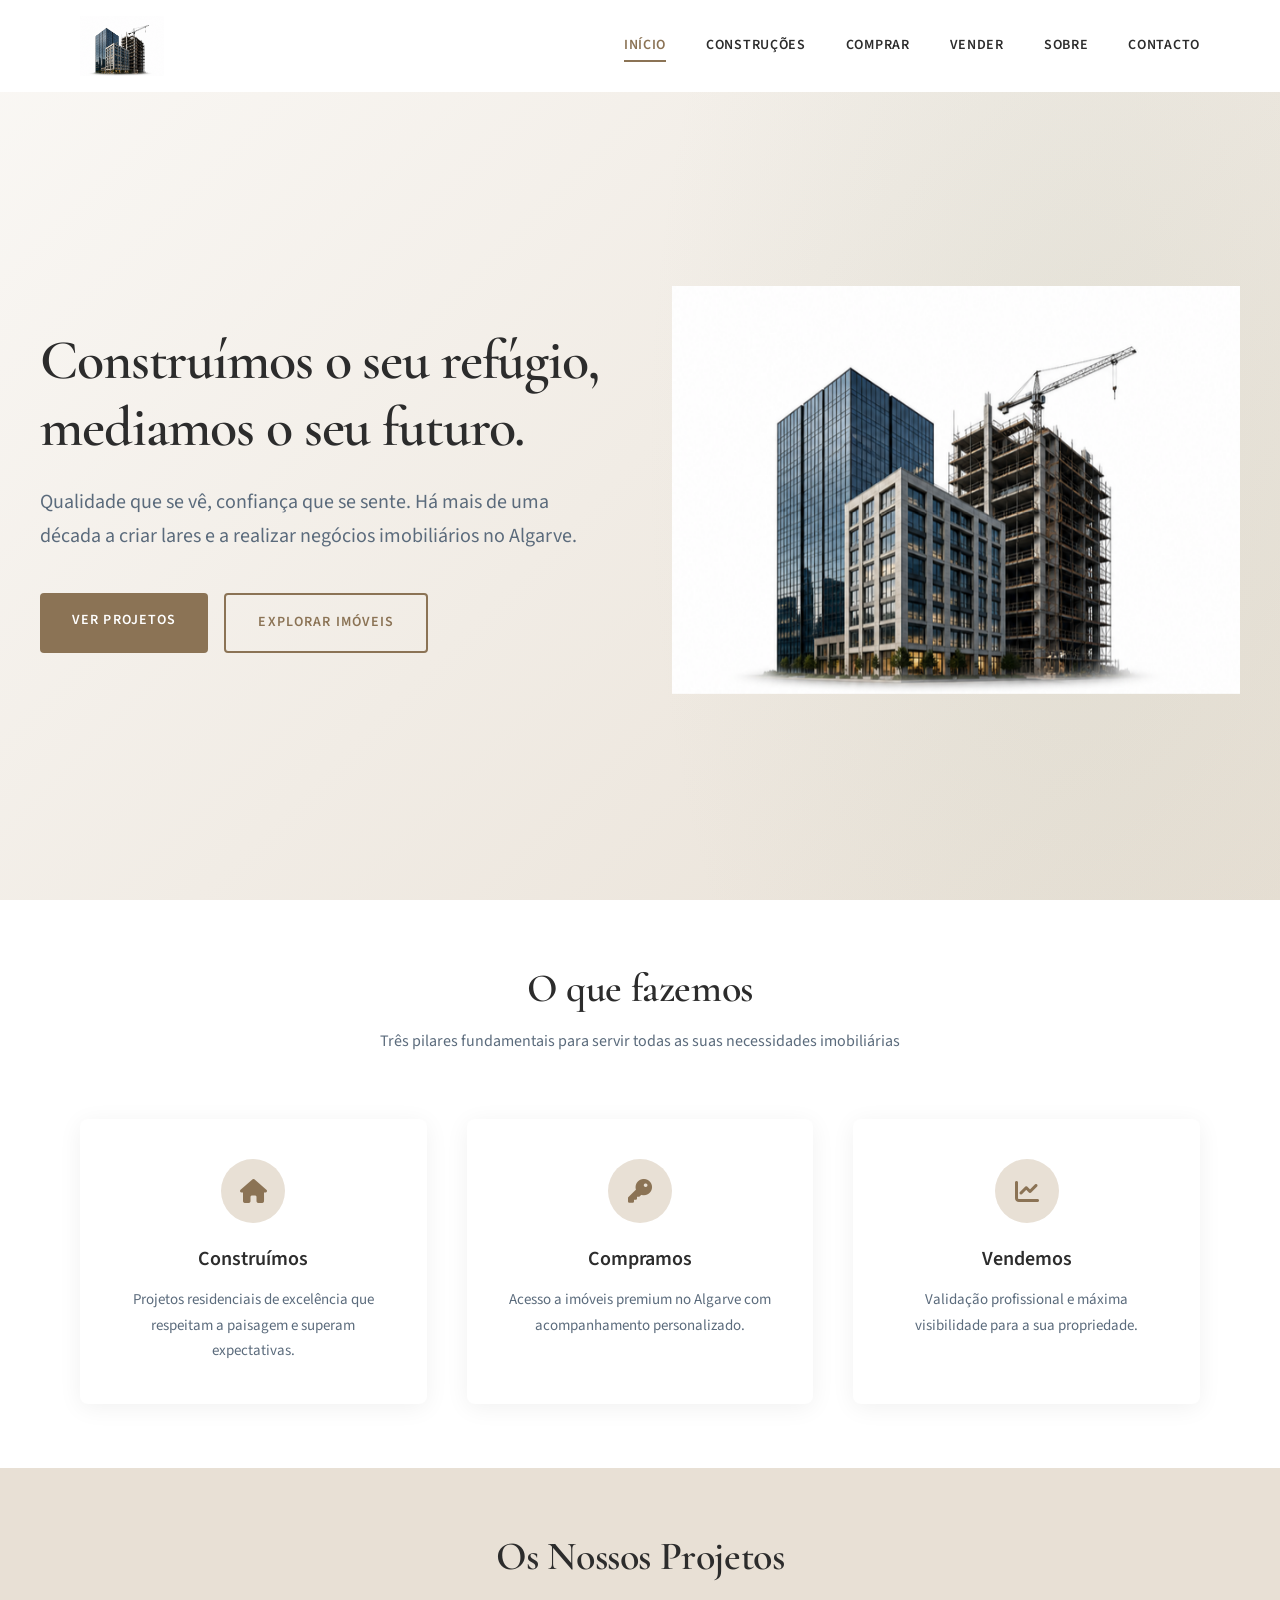
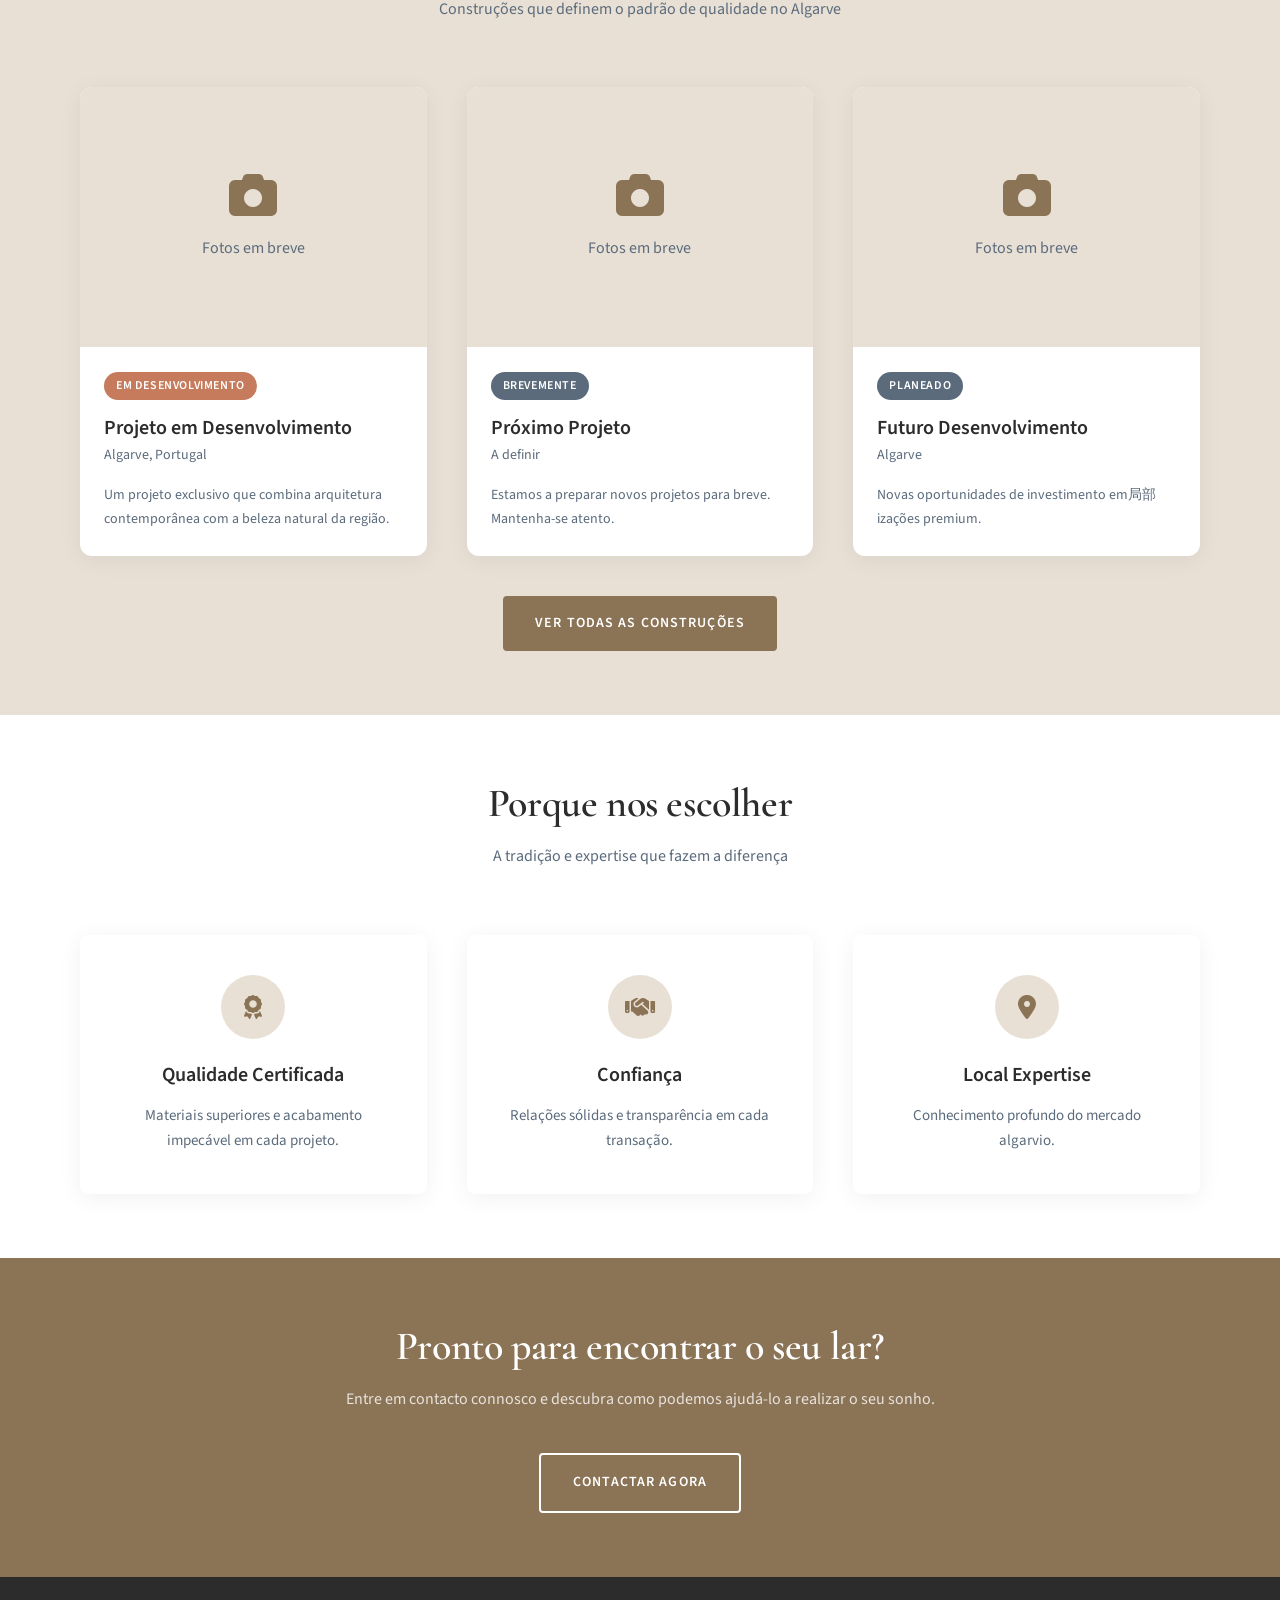
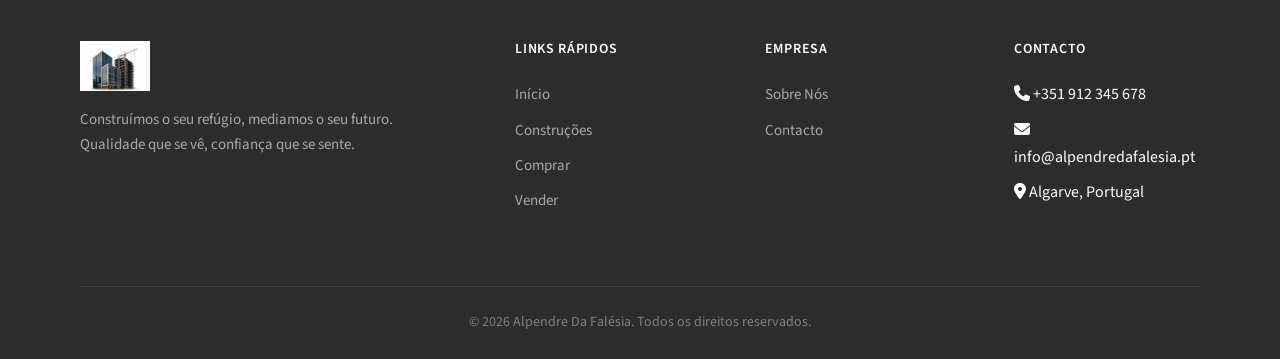
<file: index.html>
<!DOCTYPE html>
<html lang="pt-PT">
<head>
    <meta charset="UTF-8">
    <meta name="viewport" content="width=device-width, initial-scale=1.0">
    <title>Alpendre Da Falésia | Tradição e Excelência Imobiliária</title>
    <meta name="description" content="Alpendre Da Falésia - Construímos o seu refúgio, mediamos o seu futuro. Imobiliária premium no Algarve, Portugal.">
    <link rel="preconnect" href="https://fonts.googleapis.com">
    <link rel="preconnect" href="https://fonts.gstatic.com" crossorigin>
    <link href="https://fonts.googleapis.com/css2?family=Cormorant+Garamond:wght@500;600&family=Source+Sans+3:wght@400;600&display=swap" rel="stylesheet">
    <link rel="stylesheet" href="https://cdnjs.cloudflare.com/ajax/libs/font-awesome/6.4.0/css/all.min.css">
    <link rel="stylesheet" href="assets/css/style.css">
</head>
<body>
    <header id="header" class="header">
        <div class="nav-container">
            <a href="index.html" class="logo">
                <img src="assets/images/logo.png" alt="Alpendre Da Falésia">
            </a>
            <nav class="nav-links">
                <a href="index.html" class="active">Início</a>
                <a href="constructions.html">Construções</a>
                <a href="buy.html">Comprar</a>
                <a href="sell.html">Vender</a>
                <a href="about.html">Sobre</a>
                <a href="contact.html">Contacto</a>
            </nav>
            <div class="menu-toggle">
                <span></span>
                <span></span>
                <span></span>
            </div>
        </div>
    </header>

    <!-- Mobile Navigation -->
    <nav class="mobile-nav">
        <span class="mobile-close">&times;</span>
        <a href="index.html">Início</a>
        <a href="constructions.html">Construções</a>
        <a href="buy.html">Comprar</a>
        <a href="sell.html">Vender</a>
        <a href="about.html">Sobre</a>
        <a href="contact.html">Contacto</a>
    </nav>

    <!-- Hero Section -->
    <section class="hero">
        <div class="hero-content">
            <div class="hero-text">
                <h1>Construímos o seu refúgio, mediamos o seu futuro.</h1>
                <p class="tagline">Qualidade que se vê, confiança que se sente. Há mais de uma década a criar lares e a realizar negócios imobiliários no Algarve.</p>
                <div class="btn-group">
                    <a href="constructions.html" class="btn btn-primary">Ver Projetos</a>
                    <a href="buy.html" class="btn btn-secondary">Explorar Imóveis</a>
                </div>
            </div>
            <div class="hero-image">
                <img src="assets/images/logo.png" alt="Alpendre Da Falésia">
            </div>
        </div>
    </section>

    <!-- Service Pillars -->
    <section class="section section-white">
        <div class="container">
            <div class="section-header reveal">
                <h2>O que fazemos</h2>
                <p>Três pilares fundamentais para servir todas as suas necessidades imobiliárias</p>
            </div>
            <div class="pillars-grid">
                <div class="pillar-card reveal">
                    <div class="icon"><i class="fas fa-home"></i></div>
                    <h4>Construímos</h4>
                    <p>Projetos residenciais de excelência que respeitam a paisagem e superam expectativas.</p>
                </div>
                <div class="pillar-card reveal">
                    <div class="icon"><i class="fas fa-key"></i></div>
                    <h4>Compramos</h4>
                    <p>Acesso a imóveis premium no Algarve com acompanhamento personalizado.</p>
                </div>
                <div class="pillar-card reveal">
                    <div class="icon"><i class="fas fa-chart-line"></i></div>
                    <h4>Vendemos</h4>
                    <p>Validação profissional e máxima visibilidade para a sua propriedade.</p>
                </div>
            </div>
        </div>
    </section>

    <!-- Featured Projects -->
    <section class="section section-sand">
        <div class="container">
            <div class="section-header reveal">
                <h2>Os Nossos Projetos</h2>
                <p>Construções que definem o padrão de qualidade no Algarve</p>
            </div>
            <div class="projects-grid">
                <div class="project-card reveal">
                    <div class="image">
                        <div class="placeholder-img">
                            <i class="fas fa-camera"></i>
                            <span>Fotos em breve</span>
                        </div>
                    </div>
                    <div class="content">
                        <span class="badge badge-ongoing">Em Desenvolvimento</span>
                        <h4>Projeto em Desenvolvimento</h4>
                        <p class="location">Algarve, Portugal</p>
                        <p class="description">Um projeto exclusivo que combina arquitetura contemporânea com a beleza natural da região.</p>
                    </div>
                </div>
                <div class="project-card reveal">
                    <div class="image">
                        <div class="placeholder-img">
                            <i class="fas fa-camera"></i>
                            <span>Fotos em breve</span>
                        </div>
                    </div>
                    <div class="content">
                        <span class="badge badge-planned">Brevemente</span>
                        <h4>Próximo Projeto</h4>
                        <p class="location">A definir</p>
                        <p class="description">Estamos a preparar novos projetos para breve. Mantenha-se atento.</p>
                    </div>
                </div>
                <div class="project-card reveal">
                    <div class="image">
                        <div class="placeholder-img">
                            <i class="fas fa-camera"></i>
                            <span>Fotos em breve</span>
                        </div>
                    </div>
                    <div class="content">
                        <span class="badge badge-planned">Planeado</span>
                        <h4>Futuro Desenvolvimento</h4>
                        <p class="location">Algarve</p>
                        <p class="description">Novas oportunidades de investimento em局部izações premium.</p>
                    </div>
                </div>
            </div>
            <div class="text-center mt-lg reveal">
                <a href="constructions.html" class="btn btn-primary">Ver Todas as Construções</a>
            </div>
        </div>
    </section>

    <!-- Why Choose Us -->
    <section class="section section-white">
        <div class="container">
            <div class="section-header reveal">
                <h2>Porque nos escolher</h2>
                <p>A tradição e expertise que fazem a diferença</p>
            </div>
            <div class="pillars-grid">
                <div class="pillar-card reveal">
                    <div class="icon"><i class="fas fa-award"></i></div>
                    <h4>Qualidade Certificada</h4>
                    <p>Materiais superiores e acabamento impecável em cada projeto.</p>
                </div>
                <div class="pillar-card reveal">
                    <div class="icon"><i class="fas fa-handshake"></i></div>
                    <h4>Confiança</h4>
                    <p>Relações sólidas e transparência em cada transação.</p>
                </div>
                <div class="pillar-card reveal">
                    <div class="icon"><i class="fas fa-map-marker-alt"></i></div>
                    <h4>Local Expertise</h4>
                    <p>Conhecimento profundo do mercado algarvio.</p>
                </div>
            </div>
        </div>
    </section>

    <!-- CTA Section -->
    <section class="cta-section">
        <div class="container">
            <h2>Pronto para encontrar o seu lar?</h2>
            <p>Entre em contacto connosco e descubra como podemos ajudá-lo a realizar o seu sonho.</p>
            <a href="contact.html" class="btn btn-secondary" style="border-color: white; color: white;">Contactar Agora</a>
        </div>
    </section>

    <!-- Footer -->
    <footer class="footer">
        <div class="container">
            <div class="footer-grid">
                <div class="footer-brand">
                    <img src="assets/images/logo.png" alt="Alpendre Da Falésia" style="height: 50px; margin-bottom: 16px;">
                    <p>Construímos o seu refúgio, mediamos o seu futuro. Qualidade que se vê, confiança que se sente.</p>
                </div>
                <div class="footer-col">
                    <h5>Links Rápidos</h5>
                    <ul>
                        <li><a href="index.html">Início</a></li>
                        <li><a href="constructions.html">Construções</a></li>
                        <li><a href="buy.html">Comprar</a></li>
                        <li><a href="sell.html">Vender</a></li>
                    </ul>
                </div>
                <div class="footer-col">
                    <h5>Empresa</h5>
                    <ul>
                        <li><a href="about.html">Sobre Nós</a></li>
                        <li><a href="contact.html">Contacto</a></li>
                    </ul>
                </div>
                <div class="footer-col">
                    <h5>Contacto</h5>
                    <ul>
                        <li><i class="fas fa-phone"></i> +351 912 345 678</li>
                        <li><i class="fas fa-envelope"></i> info@alpendredafalesia.pt</li>
                        <li><i class="fas fa-map-marker-alt"></i> Algarve, Portugal</li>
                    </ul>
                </div>
            </div>
            <div class="footer-bottom">
                <p>&copy; <span id="currentYear">2024</span> Alpendre Da Falésia. Todos os direitos reservados.</p>
            </div>
        </div>
    </footer>

    <script src="assets/js/main.js"></script>
</body>
</html>
</file>
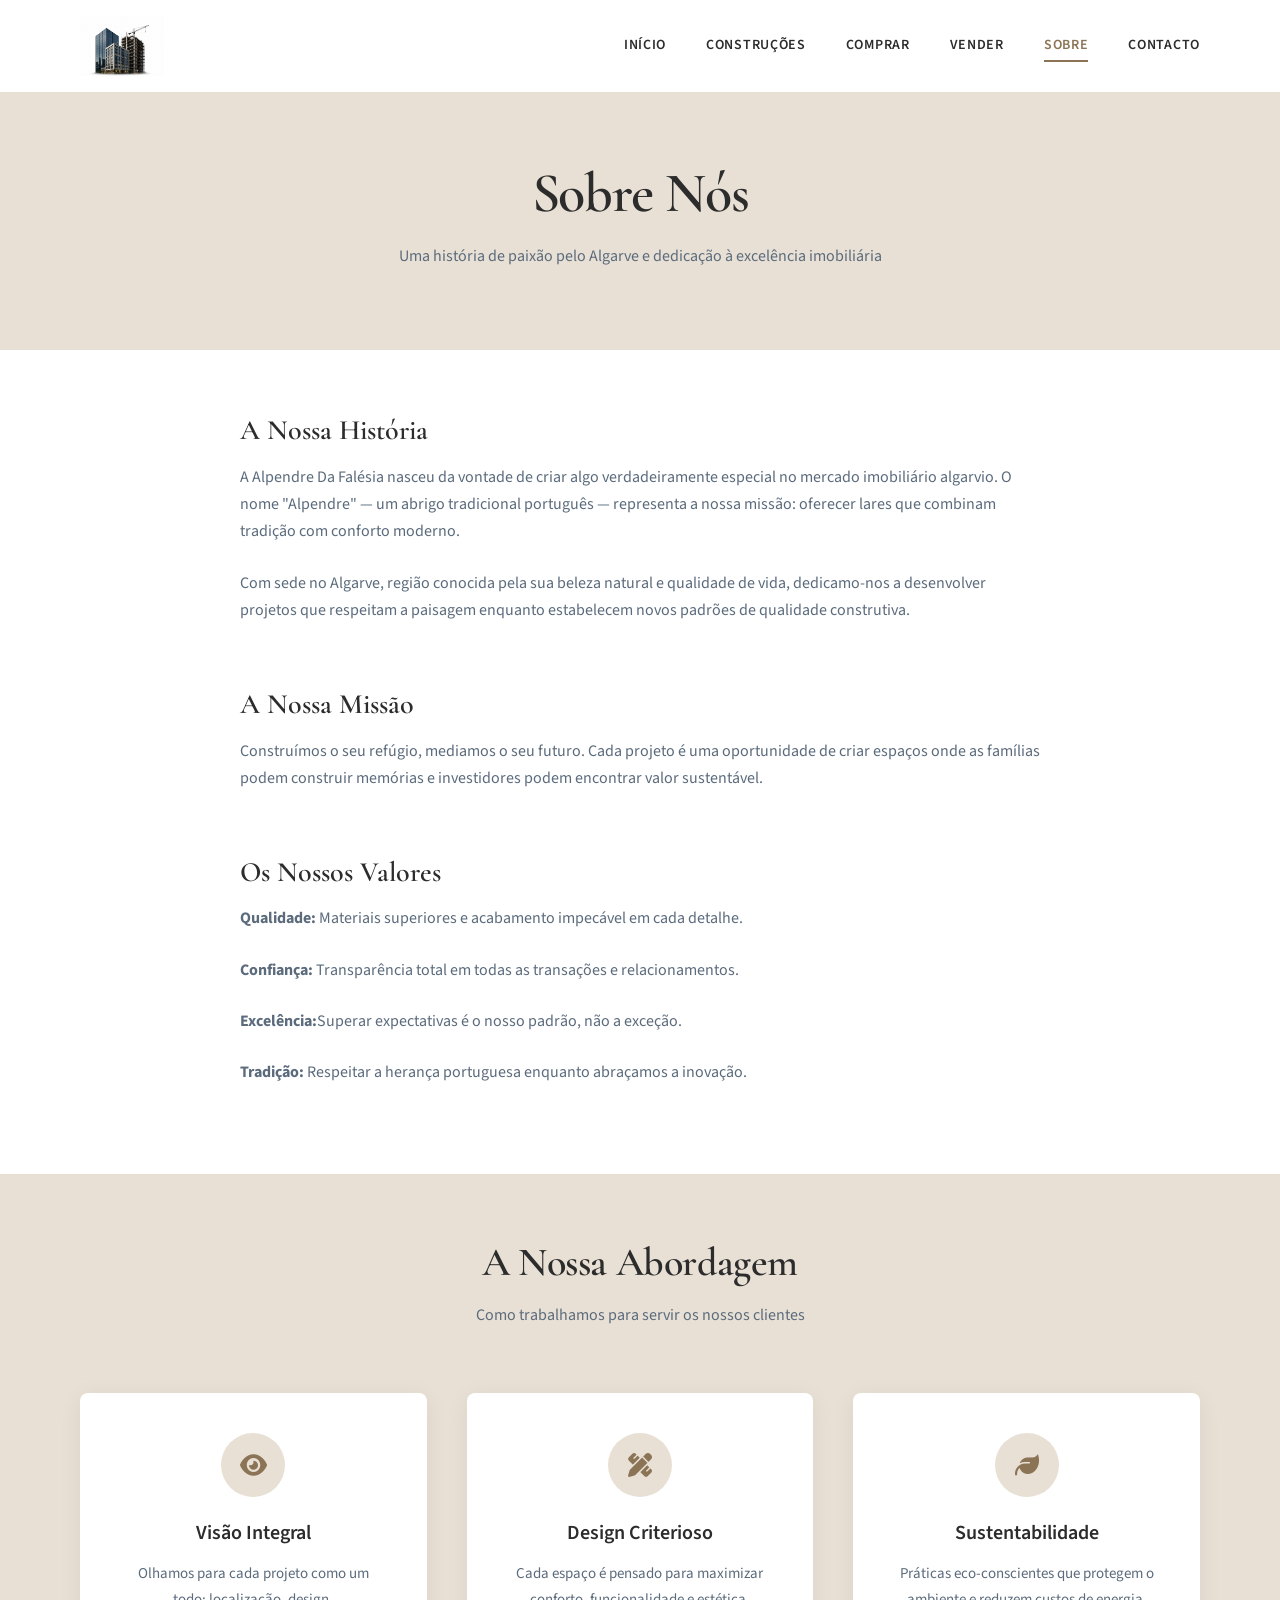
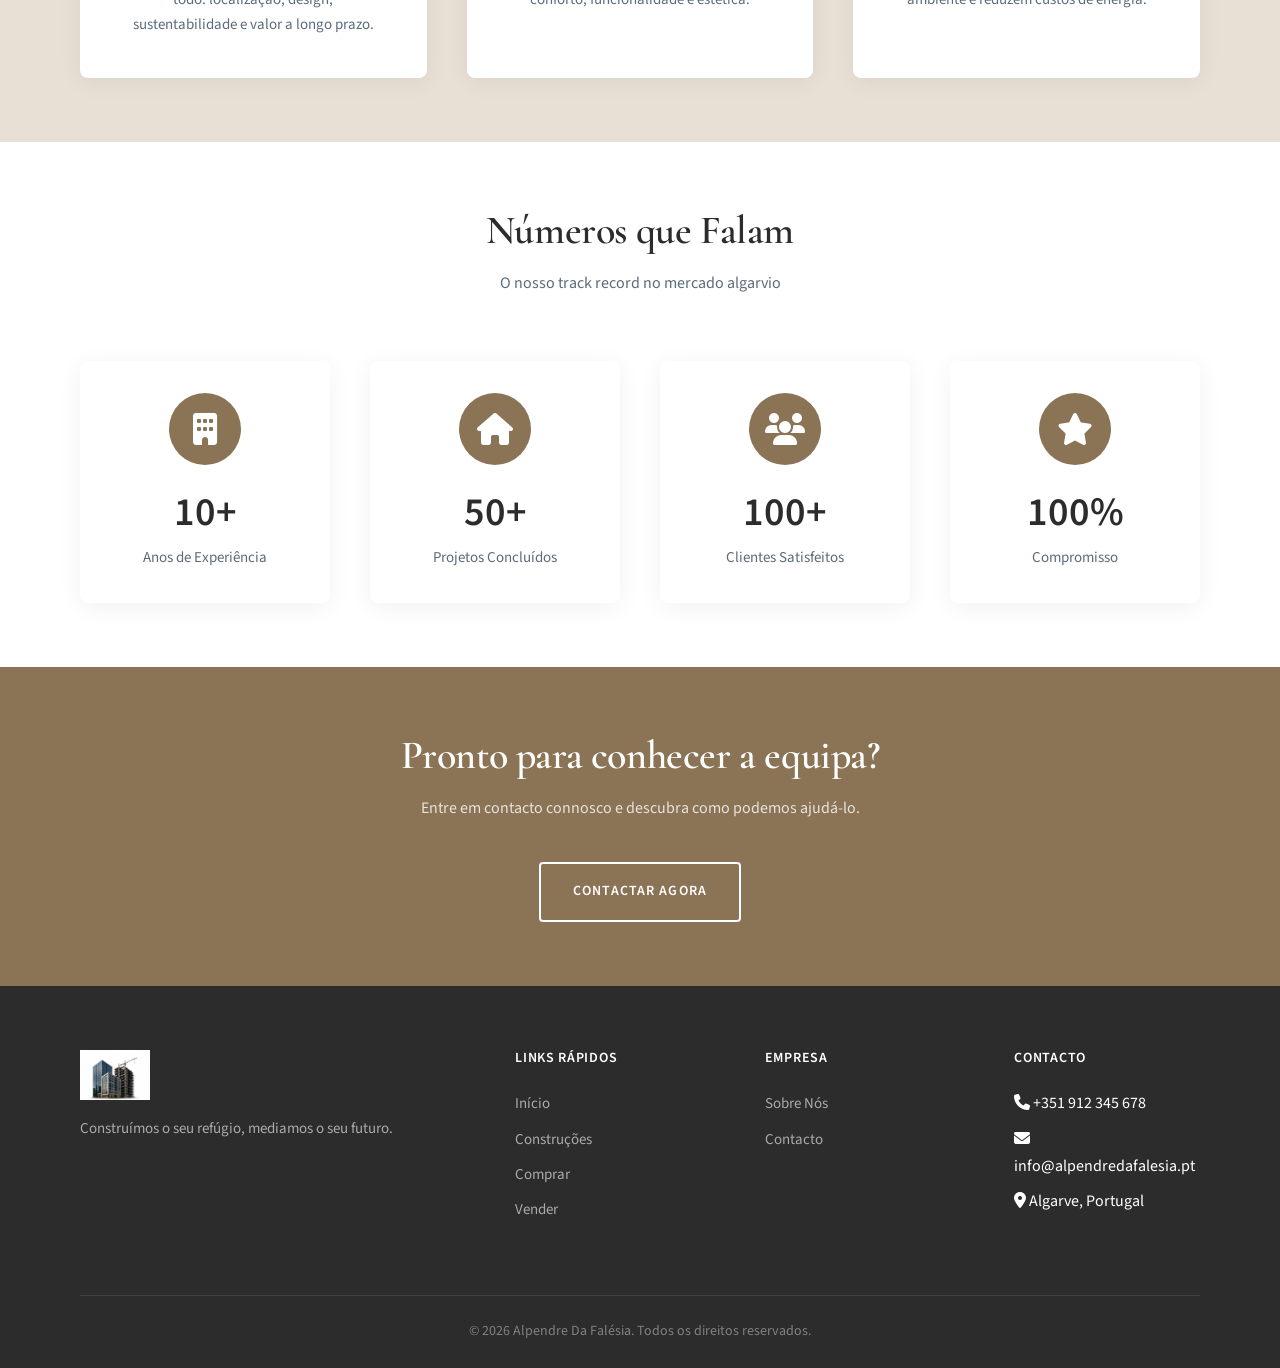
<file: about.html>
<!DOCTYPE html>
<html lang="pt-PT">
<head>
    <meta charset="UTF-8">
    <meta name="viewport" content="width=device-width, initial-scale=1.0">
    <title>Sobre Nós | Alpendre Da Falésia</title>
    <meta name="description" content="Conheça a história e a equipa da Alpendre Da Falésia. Tradição e excelência imobiliária no Algarve.">
    <link rel="preconnect" href="https://fonts.googleapis.com">
    <link rel="preconnect" href="https://fonts.gstatic.com" crossorigin>
    <link href="https://fonts.googleapis.com/css2?family=Cormorant+Garamond:wght@500;600&family=Source+Sans+3:wght@400;600&display=swap" rel="stylesheet">
    <link rel="stylesheet" href="https://cdnjs.cloudflare.com/ajax/libs/font-awesome/6.4.0/css/all.min.css">
    <link rel="stylesheet" href="assets/css/style.css">
</head>
<body>
    <header id="header" class="header">
        <div class="nav-container">
            <a href="index.html" class="logo">
                <img src="assets/images/logo.png" alt="Alpendre Da Falésia">
            </a>
            <nav class="nav-links">
                <a href="index.html">Início</a>
                <a href="constructions.html">Construções</a>
                <a href="buy.html">Comprar</a>
                <a href="sell.html">Vender</a>
                <a href="about.html" class="active">Sobre</a>
                <a href="contact.html">Contacto</a>
            </nav>
            <div class="menu-toggle">
                <span></span>
                <span></span>
                <span></span>
            </div>
        </div>
    </header>

    <nav class="mobile-nav">
        <span class="mobile-close">&times;</span>
        <a href="index.html">Início</a>
        <a href="constructions.html">Construções</a>
        <a href="buy.html">Comprar</a>
        <a href="sell.html">Vender</a>
        <a href="about.html">Sobre</a>
        <a href="contact.html">Contacto</a>
    </nav>

    <section class="page-header">
        <div class="container">
            <h1>Sobre Nós</h1>
            <p>Uma história de paixão pelo Algarve e dedicação à excelência imobiliária</p>
        </div>
    </section>

    <section class="section section-white">
        <div class="container">
            <div class="content-section reveal">
                <h3>A Nossa História</h3>
                <p>A Alpendre Da Falésia nasceu da vontade de criar algo verdadeiramente especial no mercado imobiliário algarvio. O nome "Alpendre" — um abrigo tradicional português — representa a nossa missão: oferecer lares que combinam tradição com conforto moderno.</p>
                <p>Com sede no Algarve, região conocida pela sua beleza natural e qualidade de vida, dedicamo-nos a desenvolver projetos que respeitam a paisagem enquanto estabelecem novos padrões de qualidade construtiva.</p>

                <h3>A Nossa Missão</h3>
                <p>Construímos o seu refúgio, mediamos o seu futuro. Cada projeto é uma oportunidade de criar espaços onde as famílias podem construir memórias e investidores podem encontrar valor sustentável.</p>

                <h3>Os Nossos Valores</h3>
                <p><strong>Qualidade:</strong> Materiais superiores e acabamento impecável em cada detalhe.</p>
                <p><strong>Confiança:</strong> Transparência total em todas as transações e relacionamentos.</p>
                <p><strong>Excelência:</strong>Superar expectativas é o nosso padrão, não a exceção.</p>
                <p><strong>Tradição:</strong> Respeitar a herança portuguesa enquanto abraçamos a inovação.</p>
            </div>
        </div>
    </section>

    <section class="section section-sand">
        <div class="container">
            <div class="section-header reveal">
                <h2>A Nossa Abordagem</h2>
                <p>Como trabalhamos para servir os nossos clientes</p>
            </div>
            <div class="pillars-grid reveal">
                <div class="pillar-card">
                    <div class="icon"><i class="fas fa-eye"></i></div>
                    <h4>Visão Integral</h4>
                    <p>Olhamos para cada projeto como um todo: localização, design, sustentabilidade e valor a longo prazo.</p>
                </div>
                <div class="pillar-card">
                    <div class="icon"><i class="fas fa-pencil-ruler"></i></div>
                    <h4>Design Criterioso</h4>
                    <p>Cada espaço é pensado para maximizar conforto, funcionalidade e estética.</p>
                </div>
                <div class="pillar-card">
                    <div class="icon"><i class="fas fa-leaf"></i></div>
                    <h4>Sustentabilidade</h4>
                    <p>Práticas eco-conscientes que protegem o ambiente e reduzem custos de energia.</p>
                </div>
            </div>
        </div>
    </section>

    <section class="section section-white">
        <div class="container">
            <div class="section-header reveal">
                <h2>Números que Falam</h2>
                <p>O nosso track record no mercado algarvio</p>
            </div>
            <div class="pillars-grid reveal" style="grid-template-columns: repeat(4, 1fr);">
                <div class="pillar-card" style="padding: 32px;">
                    <div class="icon" style="background: var(--color-stone); color: white; width: 72px; height: 72px; font-size: 2rem;">
                        <i class="fas fa-building"></i>
                    </div>
                    <h4 style="font-size: 2.5rem; margin: 16px 0 8px;">10+</h4>
                    <p style="color: var(--color-slate);">Anos de Experiência</p>
                </div>
                <div class="pillar-card" style="padding: 32px;">
                    <div class="icon" style="background: var(--color-stone); color: white; width: 72px; height: 72px; font-size: 2rem;">
                        <i class="fas fa-home"></i>
                    </div>
                    <h4 style="font-size: 2.5rem; margin: 16px 0 8px;">50+</h4>
                    <p style="color: var(--color-slate);">Projetos Concluídos</p>
                </div>
                <div class="pillar-card" style="padding: 32px;">
                    <div class="icon" style="background: var(--color-stone); color: white; width: 72px; height: 72px; font-size: 2rem;">
                        <i class="fas fa-users"></i>
                    </div>
                    <h4 style="font-size: 2.5rem; margin: 16px 0 8px;">100+</h4>
                    <p style="color: var(--color-slate);">Clientes Satisfeitos</p>
                </div>
                <div class="pillar-card" style="padding: 32px;">
                    <div class="icon" style="background: var(--color-stone); color: white; width: 72px; height: 72px; font-size: 2rem;">
                        <i class="fas fa-star"></i>
                    </div>
                    <h4 style="font-size: 2.5rem; margin: 16px 0 8px;">100%</h4>
                    <p style="color: var(--color-slate);">Compromisso</p>
                </div>
            </div>
        </div>
    </section>

    <section class="cta-section">
        <div class="container">
            <h2>Pronto para conhecer a equipa?</h2>
            <p>Entre em contacto connosco e descubra como podemos ajudá-lo.</p>
            <a href="contact.html" class="btn btn-secondary" style="border-color: white; color: white;">Contactar Agora</a>
        </div>
    </section>

    <footer class="footer">
        <div class="container">
            <div class="footer-grid">
                <div class="footer-brand">
                    <img src="assets/images/logo.png" alt="Alpendre Da Falésia" style="height: 50px; margin-bottom: 16px;">
                    <p>Construímos o seu refúgio, mediamos o seu futuro.</p>
                </div>
                <div class="footer-col">
                    <h5>Links Rápidos</h5>
                    <ul>
                        <li><a href="index.html">Início</a></li>
                        <li><a href="constructions.html">Construções</a></li>
                        <li><a href="buy.html">Comprar</a></li>
                        <li><a href="sell.html">Vender</a></li>
                    </ul>
                </div>
                <div class="footer-col">
                    <h5>Empresa</h5>
                    <ul>
                        <li><a href="about.html">Sobre Nós</a></li>
                        <li><a href="contact.html">Contacto</a></li>
                    </ul>
                </div>
                <div class="footer-col">
                    <h5>Contacto</h5>
                    <ul>
                        <li><i class="fas fa-phone"></i> +351 912 345 678</li>
                        <li><i class="fas fa-envelope"></i> info@alpendredafalesia.pt</li>
                        <li><i class="fas fa-map-marker-alt"></i> Algarve, Portugal</li>
                    </ul>
                </div>
            </div>
            <div class="footer-bottom">
                <p>&copy; <span id="currentYear">2024</span> Alpendre Da Falésia. Todos os direitos reservados.</p>
            </div>
        </div>
    </footer>

    <script src="assets/js/main.js"></script>
</body>
</html>
</file>
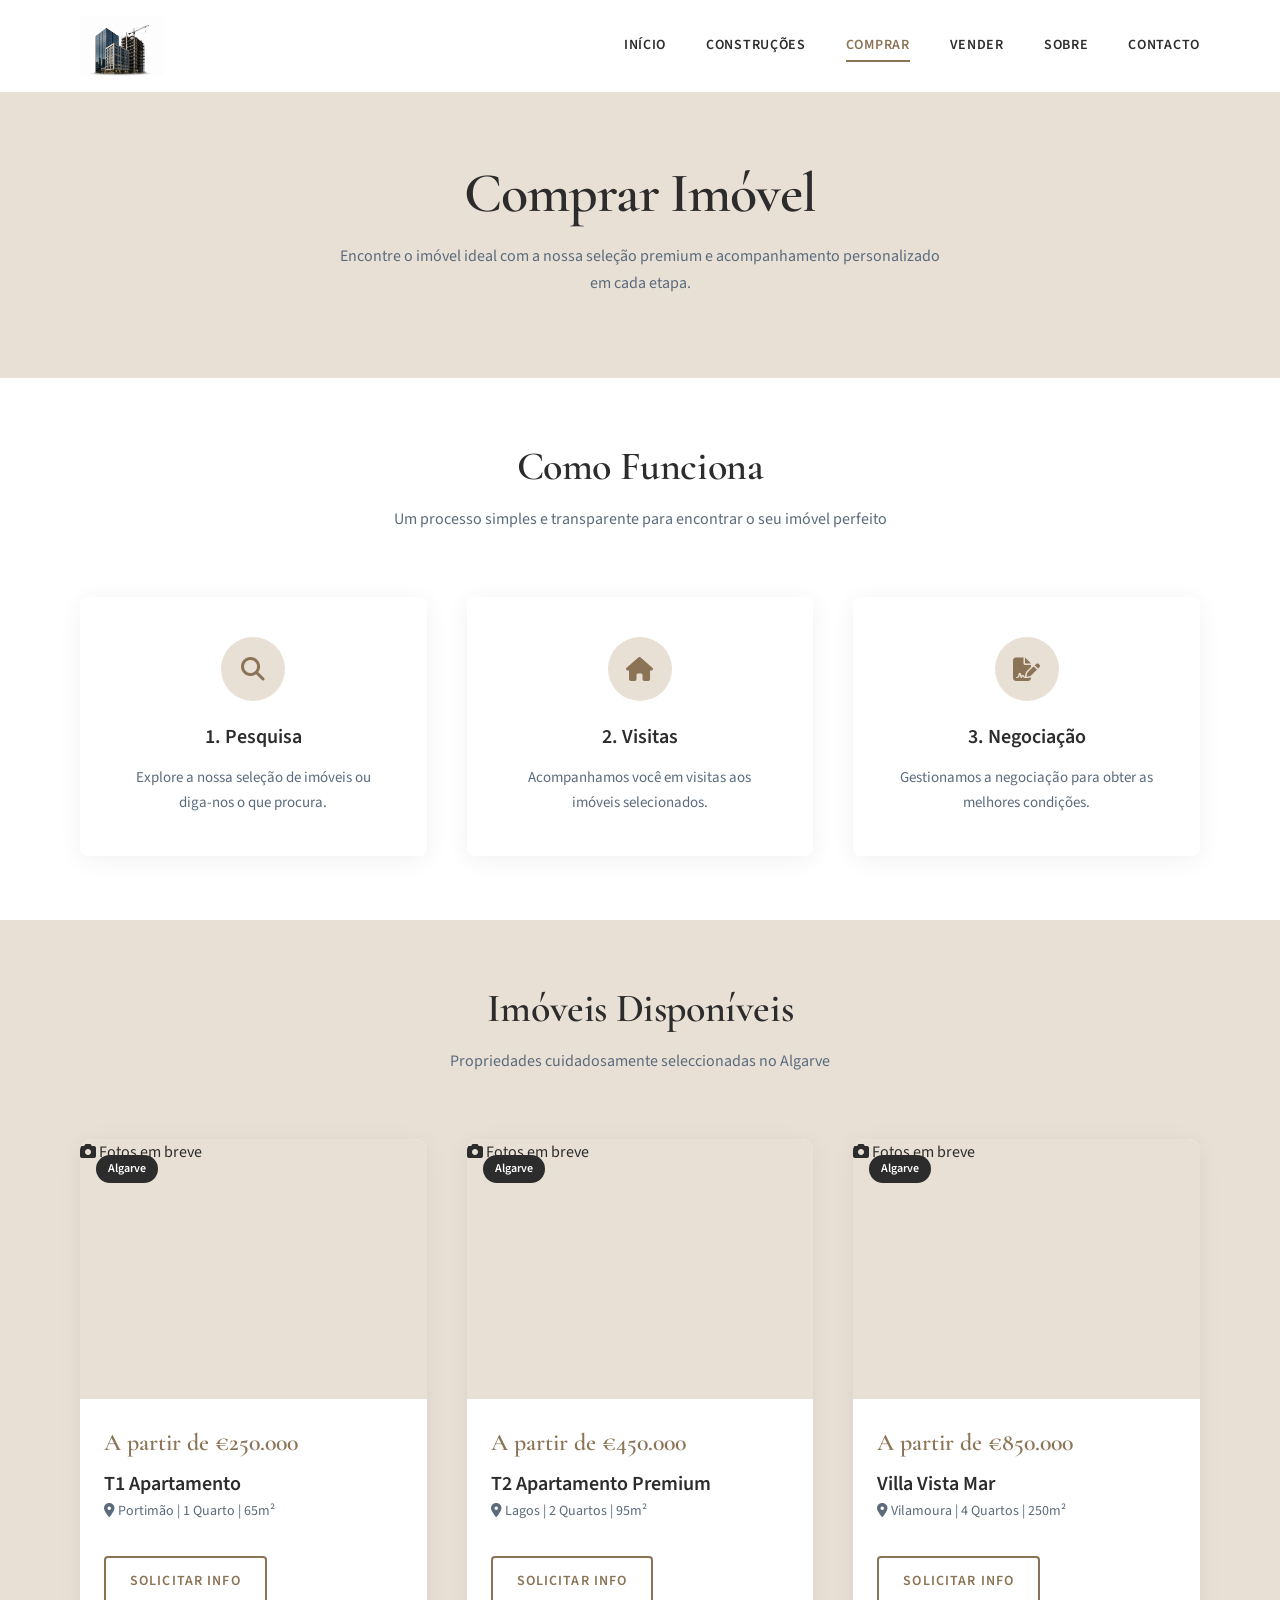
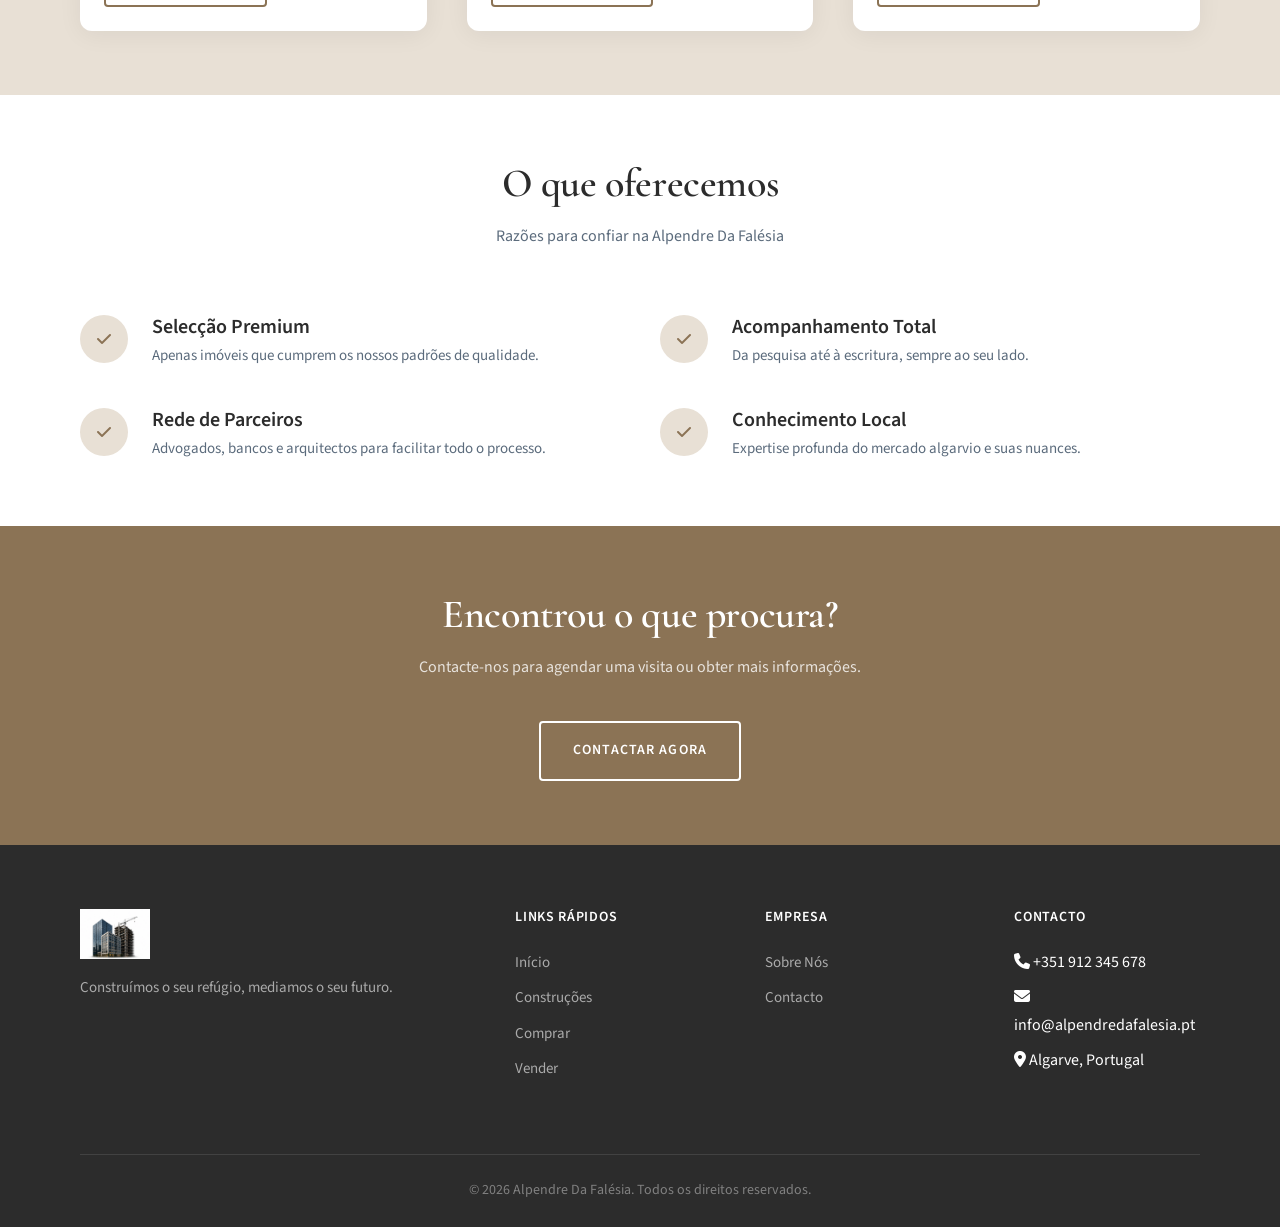
<file: buy.html>
<!DOCTYPE html>
<html lang="pt-PT">
<head>
    <meta charset="UTF-8">
    <meta name="viewport" content="width=device-width, initial-scale=1.0">
    <title>Comprar Imóvel | Alpendre Da Falésia</title>
    <meta name="description" content="Encontre o seu imóvel ideal no Algarve com a Alpendre Da Falésia. Seleção premium e acompanhamento personalizado.">
    <link rel="preconnect" href="https://fonts.googleapis.com">
    <link rel="preconnect" href="https://fonts.gstatic.com" crossorigin>
    <link href="https://fonts.googleapis.com/css2?family=Cormorant+Garamond:wght@500;600&family=Source+Sans+3:wght@400;600&display=swap" rel="stylesheet">
    <link rel="stylesheet" href="https://cdnjs.cloudflare.com/ajax/libs/font-awesome/6.4.0/css/all.min.css">
    <link rel="stylesheet" href="assets/css/style.css">
</head>
<body>
    <header id="header" class="header">
        <div class="nav-container">
            <a href="index.html" class="logo">
                <img src="assets/images/logo.png" alt="Alpendre Da Falésia">
            </a>
            <nav class="nav-links">
                <a href="index.html">Início</a>
                <a href="constructions.html">Construções</a>
                <a href="buy.html" class="active">Comprar</a>
                <a href="sell.html">Vender</a>
                <a href="about.html">Sobre</a>
                <a href="contact.html">Contacto</a>
            </nav>
            <div class="menu-toggle">
                <span></span>
                <span></span>
                <span></span>
            </div>
        </div>
    </header>

    <nav class="mobile-nav">
        <span class="mobile-close">&times;</span>
        <a href="index.html">Início</a>
        <a href="constructions.html">Construções</a>
        <a href="buy.html">Comprar</a>
        <a href="sell.html">Vender</a>
        <a href="about.html">Sobre</a>
        <a href="contact.html">Contacto</a>
    </nav>

    <section class="page-header">
        <div class="container">
            <h1>Comprar Imóvel</h1>
            <p>Encontre o imóvel ideal com a nossa seleção premium e acompanhamento personalizado em cada etapa.</p>
        </div>
    </section>

    <section class="section section-white">
        <div class="container">
            <div class="section-header reveal">
                <h2>Como Funciona</h2>
                <p>Um processo simples e transparente para encontrar o seu imóvel perfeito</p>
            </div>
            <div class="pillars-grid reveal">
                <div class="pillar-card">
                    <div class="icon"><i class="fas fa-search"></i></div>
                    <h4>1. Pesquisa</h4>
                    <p>Explore a nossa seleção de imóveis ou diga-nos o que procura.</p>
                </div>
                <div class="pillar-card">
                    <div class="icon"><i class="fas fa-home"></i></div>
                    <h4>2. Visitas</h4>
                    <p>Acompanhamos você em visitas aos imóveis selecionados.</p>
                </div>
                <div class="pillar-card">
                    <div class="icon"><i class="fas fa-file-signature"></i></div>
                    <h4>3. Negociação</h4>
                    <p>Gestionamos a negociação para obter as melhores condições.</p>
                </div>
            </div>
        </div>
    </section>

    <section class="section section-sand">
        <div class="container">
            <div class="section-header reveal">
                <h2>Imóveis Disponíveis</h2>
                <p>Propriedades cuidadosamente seleccionadas no Algarve</p>
            </div>
            <div class="properties-grid">
                <div class="property-card reveal">
                    <div class="image">
                        <div class="placeholder-img" style="height: 100%;">
                            <i class="fas fa-camera"></i>
                            <span>Fotos em breve</span>
                        </div>
                        <span class="location-badge">Algarve</span>
                    </div>
                    <div class="content">
                        <p class="price">A partir de €250.000</p>
                        <h4>T1 Apartamento</h4>
                        <p class="meta"><i class="fas fa-map-marker-alt"></i> Portimão | 1 Quarto | 65m²</p>
                        <a href="contact.html" class="btn btn-secondary" style="margin-top: 16px; padding: 12px 24px;">Solicitar Info</a>
                    </div>
                </div>
                <div class="property-card reveal">
                    <div class="image">
                        <div class="placeholder-img" style="height: 100%;">
                            <i class="fas fa-camera"></i>
                            <span>Fotos em breve</span>
                        </div>
                        <span class="location-badge">Algarve</span>
                    </div>
                    <div class="content">
                        <p class="price">A partir de €450.000</p>
                        <h4>T2 Apartamento Premium</h4>
                        <p class="meta"><i class="fas fa-map-marker-alt"></i> Lagos | 2 Quartos | 95m²</p>
                        <a href="contact.html" class="btn btn-secondary" style="margin-top: 16px; padding: 12px 24px;">Solicitar Info</a>
                    </div>
                </div>
                <div class="property-card reveal">
                    <div class="image">
                        <div class="placeholder-img" style="height: 100%;">
                            <i class="fas fa-camera"></i>
                            <span>Fotos em breve</span>
                        </div>
                        <span class="location-badge">Algarve</span>
                    </div>
                    <div class="content">
                        <p class="price">A partir de €850.000</p>
                        <h4>Villa Vista Mar</h4>
                        <p class="meta"><i class="fas fa-map-marker-alt"></i> Vilamoura | 4 Quartos | 250m²</p>
                        <a href="contact.html" class="btn btn-secondary" style="margin-top: 16px; padding: 12px 24px;">Solicitar Info</a>
                    </div>
                </div>
            </div>
        </div>
    </section>

    <section class="section section-white">
        <div class="container">
            <div class="section-header reveal">
                <h2>O que oferecemos</h2>
                <p>Razões para confiar na Alpendre Da Falésia</p>
            </div>
            <div class="value-grid reveal">
                <div class="value-item">
                    <div class="icon"><i class="fas fa-check"></i></div>
                    <div>
                        <h4>Selecção Premium</h4>
                        <p>Apenas imóveis que cumprem os nossos padrões de qualidade.</p>
                    </div>
                </div>
                <div class="value-item">
                    <div class="icon"><i class="fas fa-check"></i></div>
                    <div>
                        <h4>Acompanhamento Total</h4>
                        <p>Da pesquisa até à escritura, sempre ao seu lado.</p>
                    </div>
                </div>
                <div class="value-item">
                    <div class="icon"><i class="fas fa-check"></i></div>
                    <div>
                        <h4>Rede de Parceiros</h4>
                        <p>Advogados, bancos e arquitectos para facilitar todo o processo.</p>
                    </div>
                </div>
                <div class="value-item">
                    <div class="icon"><i class="fas fa-check"></i></div>
                    <div>
                        <h4>Conhecimento Local</h4>
                        <p> Expertise profunda do mercado algarvio e suas nuances.</p>
                    </div>
                </div>
            </div>
        </div>
    </section>

    <section class="cta-section">
        <div class="container">
            <h2>Encontrou o que procura?</h2>
            <p>Contacte-nos para agendar uma visita ou obter mais informações.</p>
            <a href="contact.html" class="btn btn-secondary" style="border-color: white; color: white;">Contactar Agora</a>
        </div>
    </section>

    <footer class="footer">
        <div class="container">
            <div class="footer-grid">
                <div class="footer-brand">
                    <img src="assets/images/logo.png" alt="Alpendre Da Falésia" style="height: 50px; margin-bottom: 16px;">
                    <p>Construímos o seu refúgio, mediamos o seu futuro.</p>
                </div>
                <div class="footer-col">
                    <h5>Links Rápidos</h5>
                    <ul>
                        <li><a href="index.html">Início</a></li>
                        <li><a href="constructions.html">Construções</a></li>
                        <li><a href="buy.html">Comprar</a></li>
                        <li><a href="sell.html">Vender</a></li>
                    </ul>
                </div>
                <div class="footer-col">
                    <h5>Empresa</h5>
                    <ul>
                        <li><a href="about.html">Sobre Nós</a></li>
                        <li><a href="contact.html">Contacto</a></li>
                    </ul>
                </div>
                <div class="footer-col">
                    <h5>Contacto</h5>
                    <ul>
                        <li><i class="fas fa-phone"></i> +351 912 345 678</li>
                        <li><i class="fas fa-envelope"></i> info@alpendredafalesia.pt</li>
                        <li><i class="fas fa-map-marker-alt"></i> Algarve, Portugal</li>
                    </ul>
                </div>
            </div>
            <div class="footer-bottom">
                <p>&copy; <span id="currentYear">2024</span> Alpendre Da Falésia. Todos os direitos reservados.</p>
            </div>
        </div>
    </footer>

    <script src="assets/js/main.js"></script>
</body>
</html>
</file>
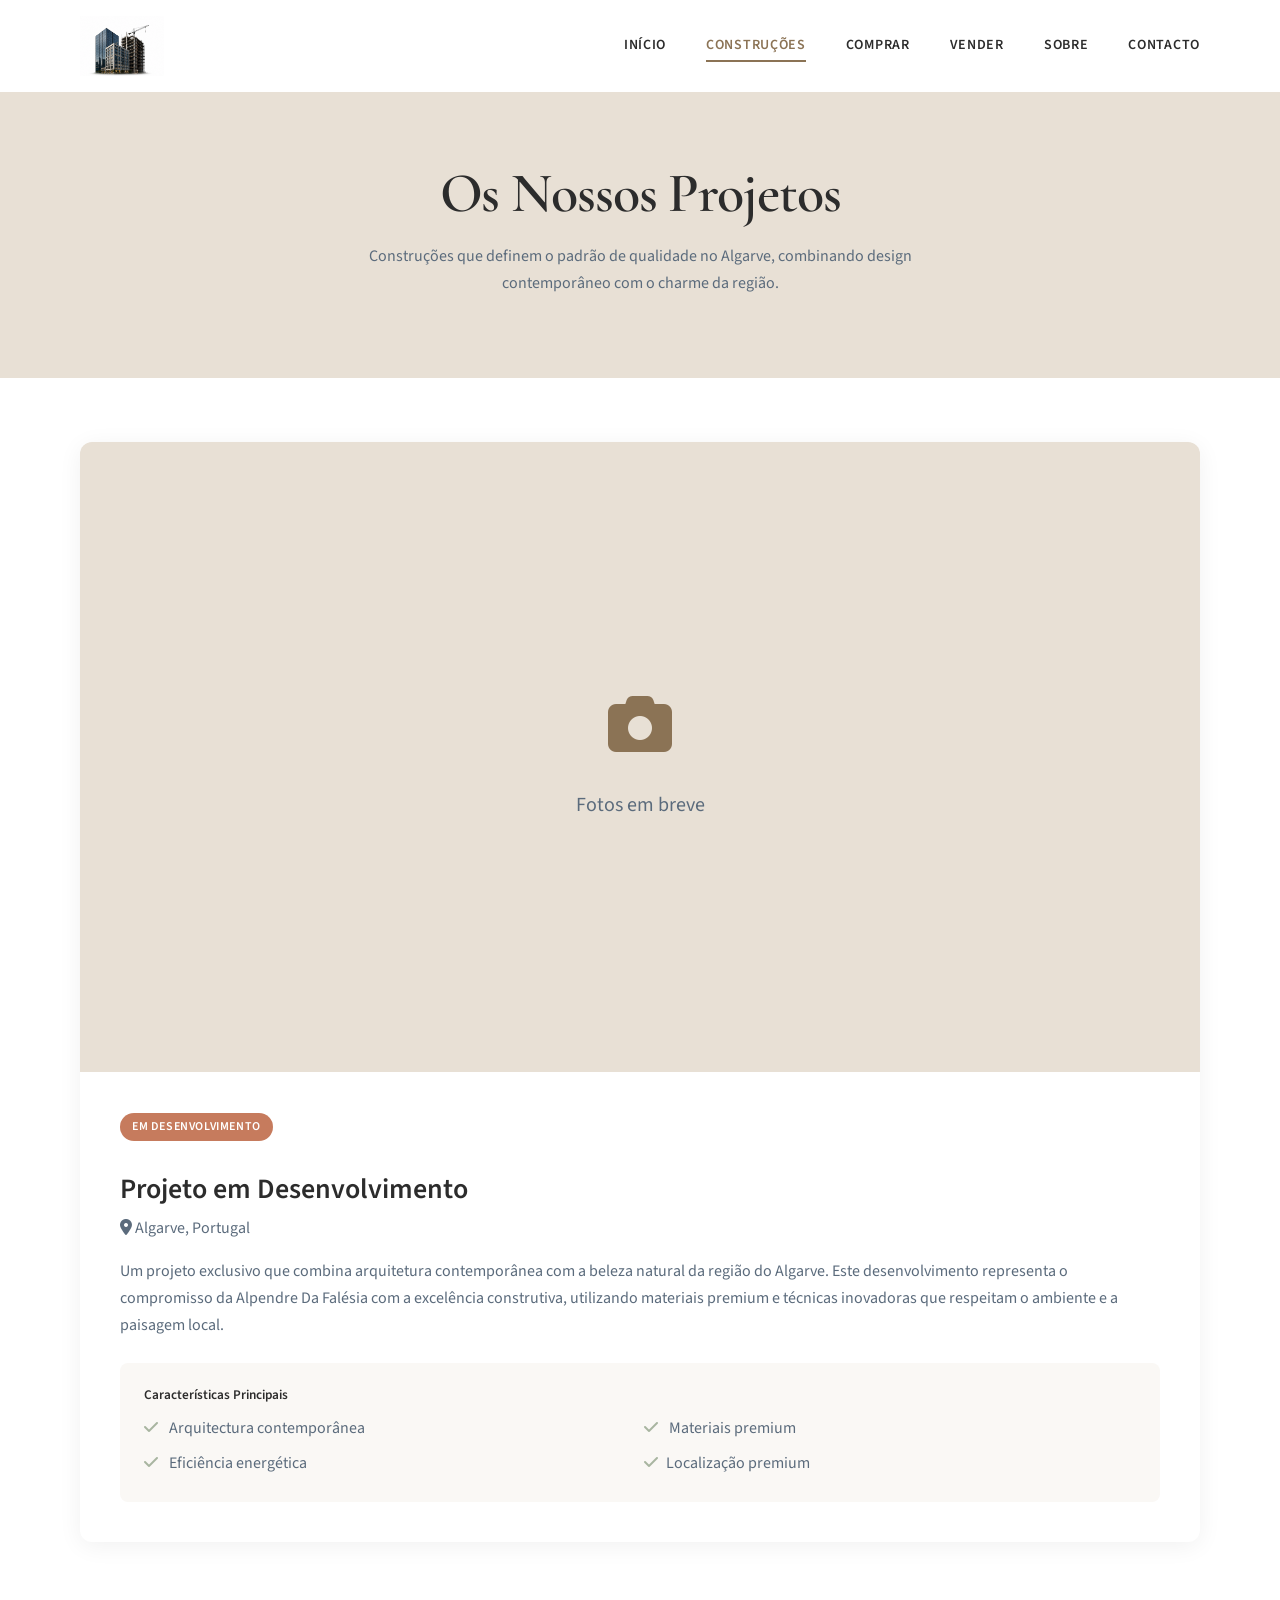
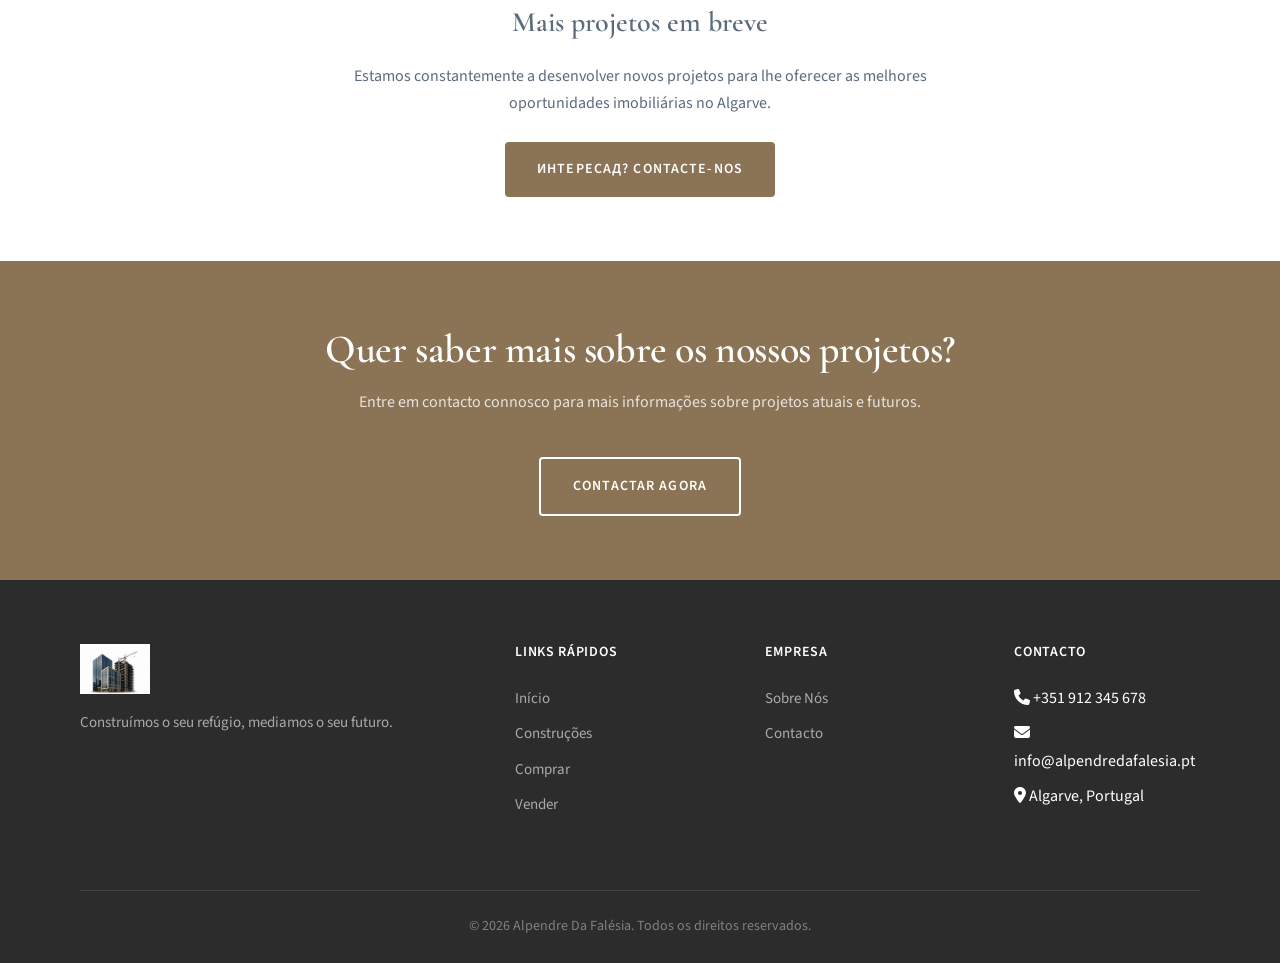
<file: constructions.html>
<!DOCTYPE html>
<html lang="pt-PT">
<head>
    <meta charset="UTF-8">
    <meta name="viewport" content="width=device-width, initial-scale=1.0">
    <title>Construções | Alpendre Da Falésia</title>
    <meta name="description" content="Conheça os nossos projetos de construção no Algarve. Arquitectura de excelência que respeita a paisagem.">
    <link rel="preconnect" href="https://fonts.googleapis.com">
    <link rel="preconnect" href="https://fonts.gstatic.com" crossorigin>
    <link href="https://fonts.googleapis.com/css2?family=Cormorant+Garamond:wght@500;600&family=Source+Sans+3:wght@400;600&display=swap" rel="stylesheet">
    <link rel="stylesheet" href="https://cdnjs.cloudflare.com/ajax/libs/font-awesome/6.4.0/css/all.min.css">
    <link rel="stylesheet" href="assets/css/style.css">
</head>
<body>
    <header id="header" class="header">
        <div class="nav-container">
            <a href="index.html" class="logo">
                <img src="assets/images/logo.png" alt="Alpendre Da Falésia">
            </a>
            <nav class="nav-links">
                <a href="index.html">Início</a>
                <a href="constructions.html" class="active">Construções</a>
                <a href="buy.html">Comprar</a>
                <a href="sell.html">Vender</a>
                <a href="about.html">Sobre</a>
                <a href="contact.html">Contacto</a>
            </nav>
            <div class="menu-toggle">
                <span></span>
                <span></span>
                <span></span>
            </div>
        </div>
    </header>

    <nav class="mobile-nav">
        <span class="mobile-close">&times;</span>
        <a href="index.html">Início</a>
        <a href="constructions.html">Construções</a>
        <a href="buy.html">Comprar</a>
        <a href="sell.html">Vender</a>
        <a href="about.html">Sobre</a>
        <a href="contact.html">Contacto</a>
    </nav>

    <section class="page-header">
        <div class="container">
            <h1>Os Nossos Projetos</h1>
            <p>Construções que definem o padrão de qualidade no Algarve, combinando design contemporâneo com o charme da região.</p>
        </div>
    </section>

    <section class="section section-white">
        <div class="container">
            <div class="projects-grid" style="grid-template-columns: 1fr;">
                <div class="project-card reveal">
                    <div class="image" style="aspect-ratio: 16/9;">
                        <div class="placeholder-img">
                            <i class="fas fa-camera" style="font-size: 4rem;"></i>
                            <span style="font-size: 1.25rem; margin-top: 16px;">Fotos em breve</span>
                        </div>
                    </div>
                    <div class="content" style="padding: 40px;">
                        <span class="badge badge-ongoing">Em Desenvolvimento</span>
                        <h4 style="font-size: 1.75rem; margin: 16px 0 8px;">Projeto em Desenvolvimento</h4>
                        <p class="location" style="font-size: 1rem;"><i class="fas fa-map-marker-alt"></i> Algarve, Portugal</p>
                        <p class="description" style="font-size: 1rem; -webkit-line-clamp: 4; margin-top: 16px;">
                            Um projeto exclusivo que combina arquitetura contemporânea com a beleza natural da região do Algarve. Este desenvolvimento representa o compromisso da Alpendre Da Falésia com a excelência construtiva, utilizando materiais premium e técnicas inovadoras que respeitam o ambiente e a paisagem local.
                        </p>
                        <div style="margin-top: 24px; padding: 24px; background: var(--color-ivory); border-radius: 8px;">
                            <h5 style="margin-bottom: 12px; font-family: var(--font-body);">Características Principais</h5>
                            <ul style="display: grid; grid-template-columns: 1fr 1fr; gap: 8px; color: var(--color-slate);">
                                <li><i class="fas fa-check" style="color: var(--color-sea-mist); margin-right: 8px;"></i> Arquitectura contemporânea</li>
                                <li><i class="fas fa-check" style="color: var(--color-sea-mist); margin-right: 8px;"></i> Materiais premium</li>
                                <li><i class="fas fa-check" style="color: var(--color-sea-mist); margin-right: 8px;"></i> Eficiência energética</li>
                                <li><i class="fas fa-check" style="color: var(--color-sea-mist); margin-right: 8px;"></i>Localização premium</li>
                            </ul>
                        </div>
                    </div>
                </div>
            </div>

            <div class="text-center reveal" style="margin-top: 64px;">
                <h3 style="color: var(--color-slate); margin-bottom: 24px;">Mais projetos em breve</h3>
                <p style="color: var(--color-slate); max-width: 600px; margin: 0 auto 24px;">
                    Estamos constantemente a desenvolver novos projetos para lhe oferecer as melhores oportunidades imobiliárias no Algarve.
                </p>
                <a href="contact.html" class="btn btn-primary">Интересад? Contacte-nos</a>
            </div>
        </div>
    </section>

    <section class="cta-section">
        <div class="container">
            <h2>Quer saber mais sobre os nossos projetos?</h2>
            <p>Entre em contacto connosco para mais informações sobre projetos atuais e futuros.</p>
            <a href="contact.html" class="btn btn-secondary" style="border-color: white; color: white;">Contactar Agora</a>
        </div>
    </section>

    <footer class="footer">
        <div class="container">
            <div class="footer-grid">
                <div class="footer-brand">
                    <img src="assets/images/logo.png" alt="Alpendre Da Falésia" style="height: 50px; margin-bottom: 16px;">
                    <p>Construímos o seu refúgio, mediamos o seu futuro.</p>
                </div>
                <div class="footer-col">
                    <h5>Links Rápidos</h5>
                    <ul>
                        <li><a href="index.html">Início</a></li>
                        <li><a href="constructions.html">Construções</a></li>
                        <li><a href="buy.html">Comprar</a></li>
                        <li><a href="sell.html">Vender</a></li>
                    </ul>
                </div>
                <div class="footer-col">
                    <h5>Empresa</h5>
                    <ul>
                        <li><a href="about.html">Sobre Nós</a></li>
                        <li><a href="contact.html">Contacto</a></li>
                    </ul>
                </div>
                <div class="footer-col">
                    <h5>Contacto</h5>
                    <ul>
                        <li><i class="fas fa-phone"></i> +351 912 345 678</li>
                        <li><i class="fas fa-envelope"></i> info@alpendredafalesia.pt</li>
                        <li><i class="fas fa-map-marker-alt"></i> Algarve, Portugal</li>
                    </ul>
                </div>
            </div>
            <div class="footer-bottom">
                <p>&copy; <span id="currentYear">2024</span> Alpendre Da Falésia. Todos os direitos reservados.</p>
            </div>
        </div>
    </footer>

    <script src="assets/js/main.js"></script>
</body>
</html>
</file>
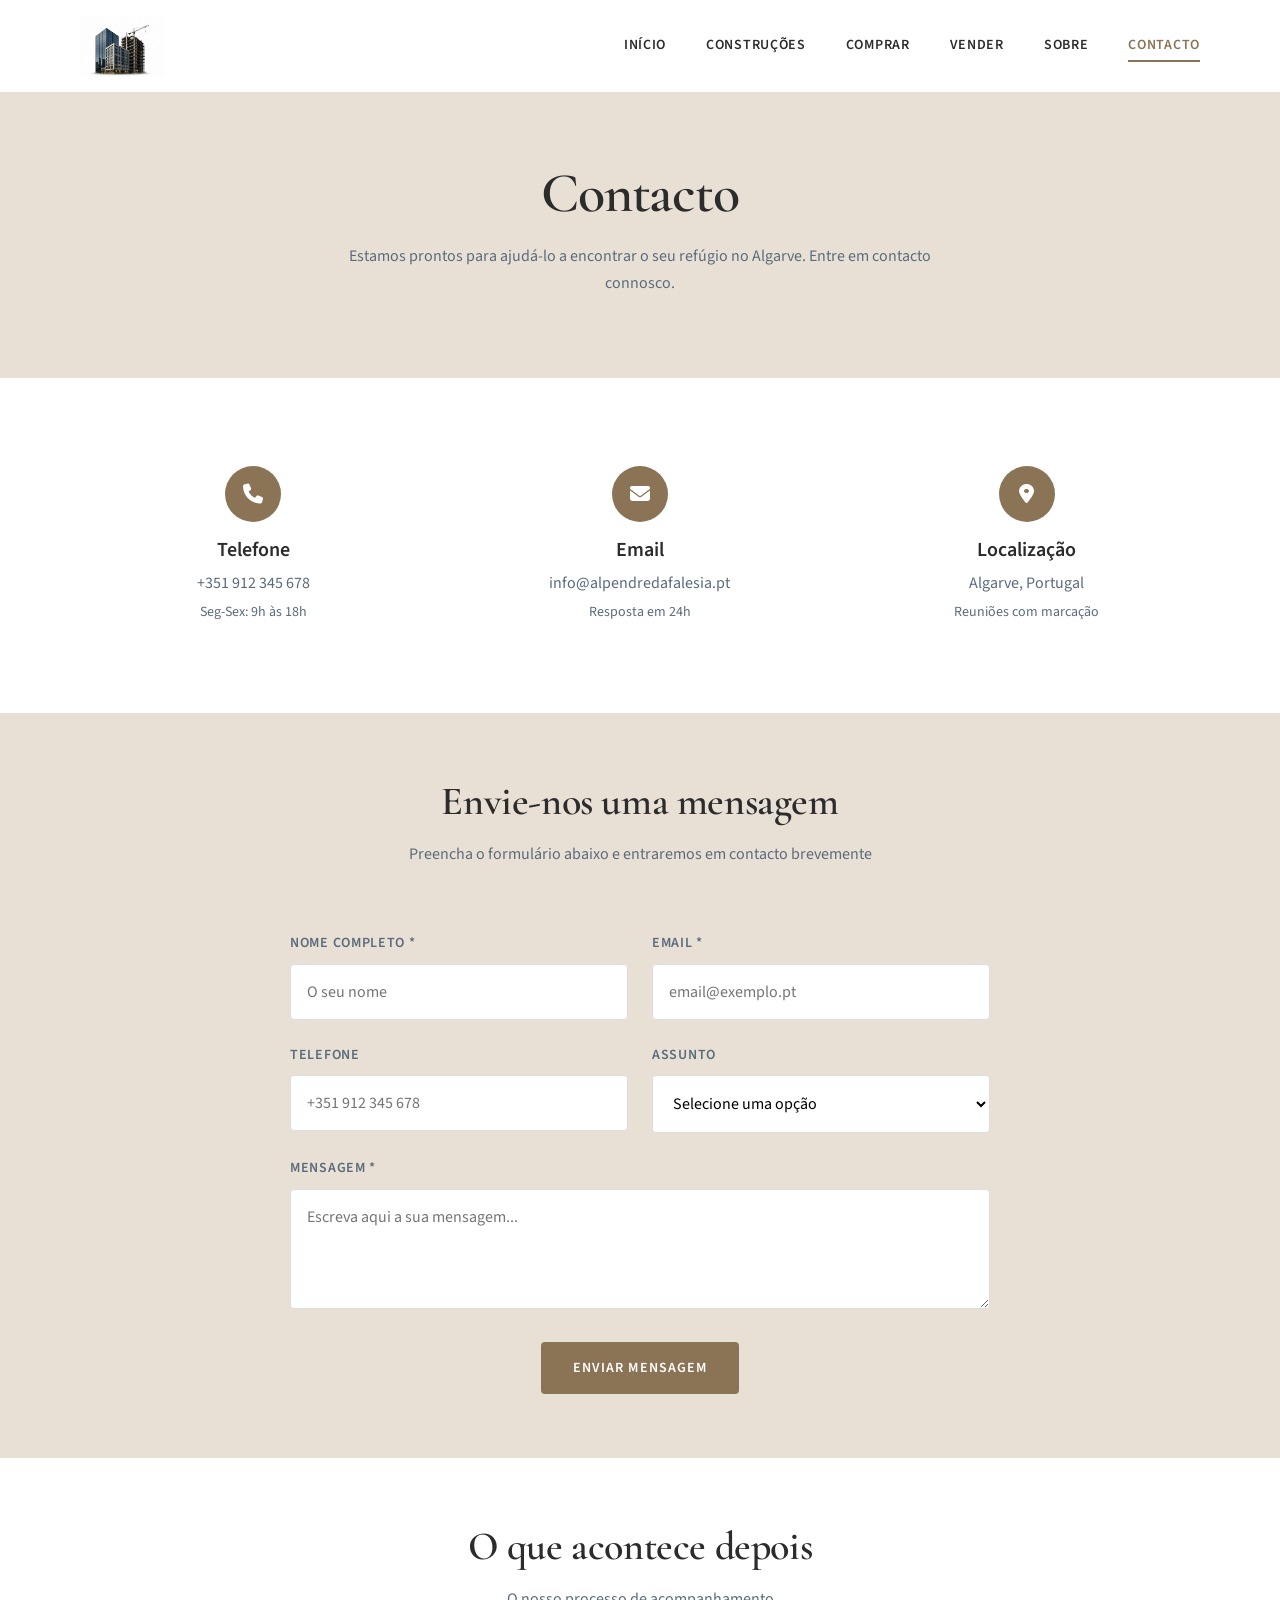
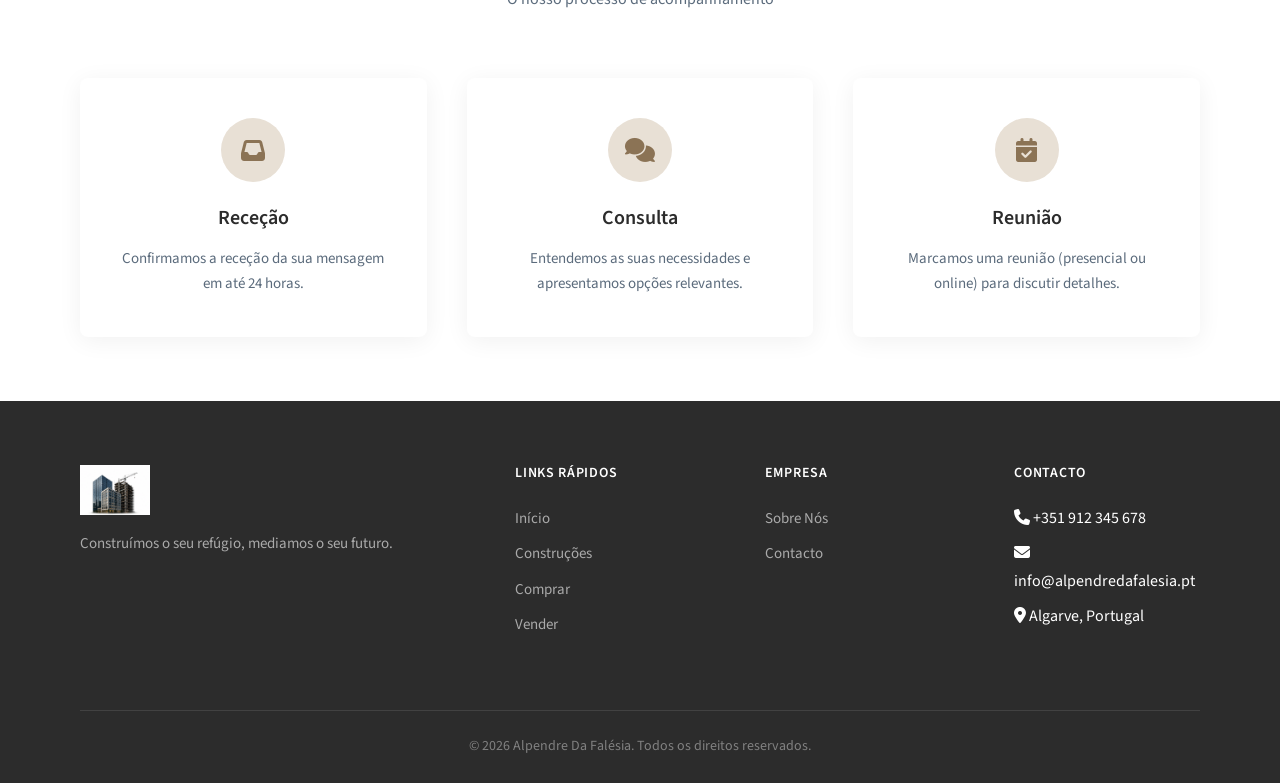
<file: contact.html>
<!DOCTYPE html>
<html lang="pt-PT">
<head>
    <meta charset="UTF-8">
    <meta name="viewport" content="width=device-width, initial-scale=1.0">
    <title>Contacto | Alpendre Da Falésia</title>
    <meta name="description" content="Entre em contacto com a Alpendre Da Falésia. Estamos prontos para ajudá-lo a encontrar o seu refúgio no Algarve.">
    <link rel="preconnect" href="https://fonts.googleapis.com">
    <link rel="preconnect" href="https://fonts.gstatic.com" crossorigin>
    <link href="https://fonts.googleapis.com/css2?family=Cormorant+Garamond:wght@500;600&family=Source+Sans+3:wght@400;600&display=swap" rel="stylesheet">
    <link rel="stylesheet" href="https://cdnjs.cloudflare.com/ajax/libs/font-awesome/6.4.0/css/all.min.css">
    <link rel="stylesheet" href="assets/css/style.css">
</head>
<body>
    <header id="header" class="header">
        <div class="nav-container">
            <a href="index.html" class="logo">
                <img src="assets/images/logo.png" alt="Alpendre Da Falésia">
            </a>
            <nav class="nav-links">
                <a href="index.html">Início</a>
                <a href="constructions.html">Construções</a>
                <a href="buy.html">Comprar</a>
                <a href="sell.html">Vender</a>
                <a href="about.html">Sobre</a>
                <a href="contact.html" class="active">Contacto</a>
            </nav>
            <div class="menu-toggle">
                <span></span>
                <span></span>
                <span></span>
            </div>
        </div>
    </header>

    <nav class="mobile-nav">
        <span class="mobile-close">&times;</span>
        <a href="index.html">Início</a>
        <a href="constructions.html">Construções</a>
        <a href="buy.html">Comprar</a>
        <a href="sell.html">Vender</a>
        <a href="about.html">Sobre</a>
        <a href="contact.html">Contacto</a>
    </nav>

    <section class="page-header">
        <div class="container">
            <h1>Contacto</h1>
            <p>Estamos prontos para ajudá-lo a encontrar o seu refúgio no Algarve. Entre em contacto connosco.</p>
        </div>
    </section>

    <section class="section section-white">
        <div class="container">
            <div class="contact-info reveal">
                <div class="contact-item">
                    <div class="icon"><i class="fas fa-phone"></i></div>
                    <h4>Telefone</h4>
                    <p>+351 912 345 678</p>
                    <p style="font-size: 0.875rem; margin-top: 4px;">Seg-Sex: 9h às 18h</p>
                </div>
                <div class="contact-item">
                    <div class="icon"><i class="fas fa-envelope"></i></div>
                    <h4>Email</h4>
                    <p>info@alpendredafalesia.pt</p>
                    <p style="font-size: 0.875rem; margin-top: 4px;">Resposta em 24h</p>
                </div>
                <div class="contact-item">
                    <div class="icon"><i class="fas fa-map-marker-alt"></i></div>
                    <h4>Localização</h4>
                    <p>Algarve, Portugal</p>
                    <p style="font-size: 0.875rem; margin-top: 4px;">Reuniões com marcação</p>
                </div>
            </div>
        </div>
    </section>

    <section class="section section-sand">
        <div class="container">
            <div class="section-header reveal">
                <h2>Envie-nos uma mensagem</h2>
                <p>Preencha o formulário abaixo e entraremos em contacto brevemente</p>
            </div>
            <div style="max-width: 700px; margin: 0 auto;">
                <form class="reveal" action="#" method="POST">
                    <div style="display: grid; grid-template-columns: 1fr 1fr; gap: 24px;">
                        <div class="form-group">
                            <label for="name">Nome Completo *</label>
                            <input type="text" id="name" name="name" required placeholder="O seu nome">
                        </div>
                        <div class="form-group">
                            <label for="email">Email *</label>
                            <input type="email" id="email" name="email" required placeholder="email@exemplo.pt">
                        </div>
                    </div>
                    <div style="display: grid; grid-template-columns: 1fr 1fr; gap: 24px;">
                        <div class="form-group">
                            <label for="phone">Telefone</label>
                            <input type="tel" id="phone" name="phone" placeholder="+351 912 345 678">
                        </div>
                        <div class="form-group">
                            <label for="subject">Assunto</label>
                            <select id="subject" name="subject">
                                <option value="">Selecione uma opção</option>
                                <option value="buy">Quero Comprar</option>
                                <option value="sell">Quero Vender</option>
                                <option value="project">Projeto de Construção</option>
                                <option value="visit">Agendar Visita</option>
                                <option value="other">Outro</option>
                            </select>
                        </div>
                    </div>
                    <div class="form-group">
                        <label for="message">Mensagem *</label>
                        <textarea id="message" name="message" required placeholder="Escreva aqui a sua mensagem..."></textarea>
                    </div>
                    <div class="text-center">
                        <button type="submit" class="btn btn-primary">Enviar Mensagem</button>
                    </div>
                </form>
            </div>
        </div>
    </section>

    <section class="section section-white">
        <div class="container">
            <div class="section-header reveal">
                <h2>O que acontece depois</h2>
                <p>O nosso processo de acompanhamento</p>
            </div>
            <div class="pillars-grid reveal">
                <div class="pillar-card">
                    <div class="icon"><i class="fas fa-inbox"></i></div>
                    <h4>Receção</h4>
                    <p>Confirmamos a receção da sua mensagem em até 24 horas.</p>
                </div>
                <div class="pillar-card">
                    <div class="icon"><i class="fas fa-comments"></i></div>
                    <h4>Consulta</h4>
                    <p>Entendemos as suas necessidades e apresentamos opções relevantes.</p>
                </div>
                <div class="pillar-card">
                    <div class="icon"><i class="fas fa-calendar-check"></i></div>
                    <h4>Reunião</h4>
                    <p>Marcamos uma reunião (presencial ou online) para discutir detalhes.</p>
                </div>
            </div>
        </div>
    </section>

    <footer class="footer">
        <div class="container">
            <div class="footer-grid">
                <div class="footer-brand">
                    <img src="assets/images/logo.png" alt="Alpendre Da Falésia" style="height: 50px; margin-bottom: 16px;">
                    <p>Construímos o seu refúgio, mediamos o seu futuro.</p>
                </div>
                <div class="footer-col">
                    <h5>Links Rápidos</h5>
                    <ul>
                        <li><a href="index.html">Início</a></li>
                        <li><a href="constructions.html">Construções</a></li>
                        <li><a href="buy.html">Comprar</a></li>
                        <li><a href="sell.html">Vender</a></li>
                    </ul>
                </div>
                <div class="footer-col">
                    <h5>Empresa</h5>
                    <ul>
                        <li><a href="about.html">Sobre Nós</a></li>
                        <li><a href="contact.html">Contacto</a></li>
                    </ul>
                </div>
                <div class="footer-col">
                    <h5>Contacto</h5>
                    <ul>
                        <li><i class="fas fa-phone"></i> +351 912 345 678</li>
                        <li><i class="fas fa-envelope"></i> info@alpendredafalesia.pt</li>
                        <li><i class="fas fa-map-marker-alt"></i> Algarve, Portugal</li>
                    </ul>
                </div>
            </div>
            <div class="footer-bottom">
                <p>&copy; <span id="currentYear">2024</span> Alpendre Da Falésia. Todos os direitos reservados.</p>
            </div>
        </div>
    </footer>

    <script src="assets/js/main.js"></script>
</body>
</html>
</file>
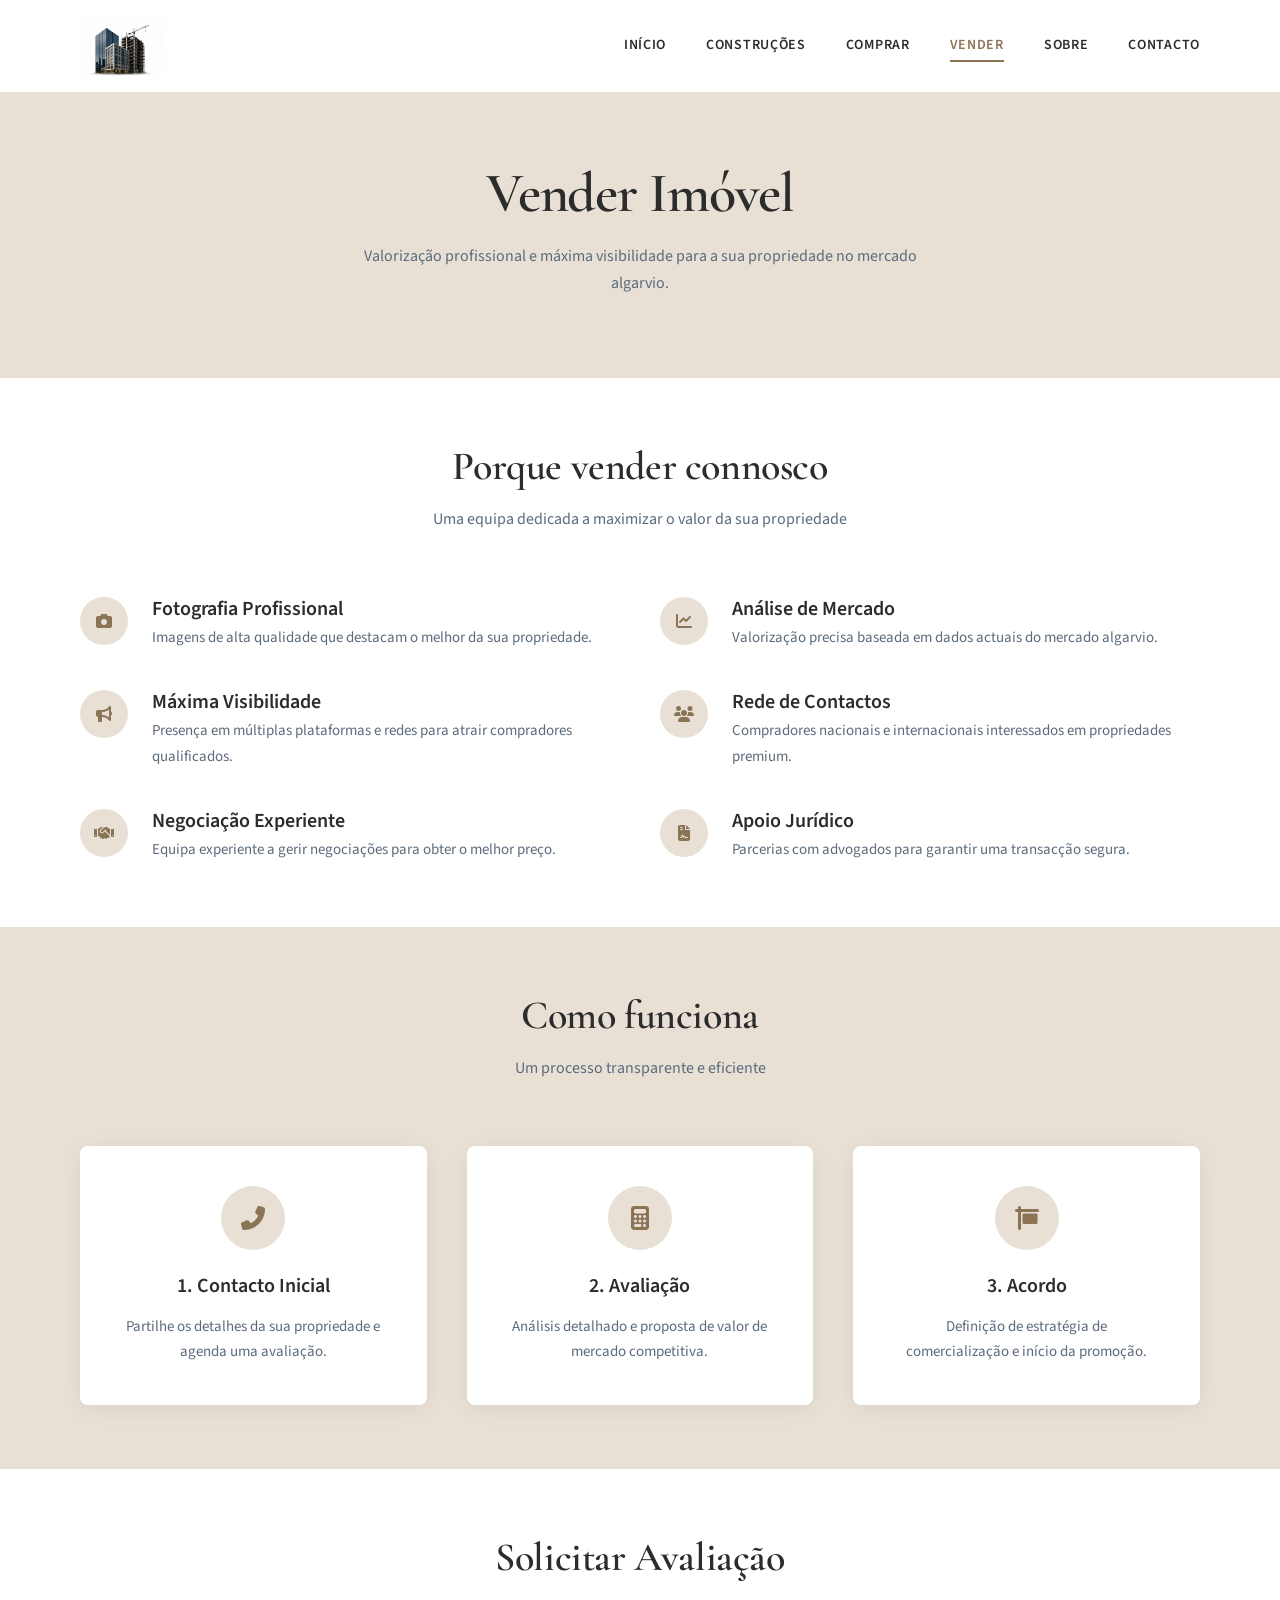
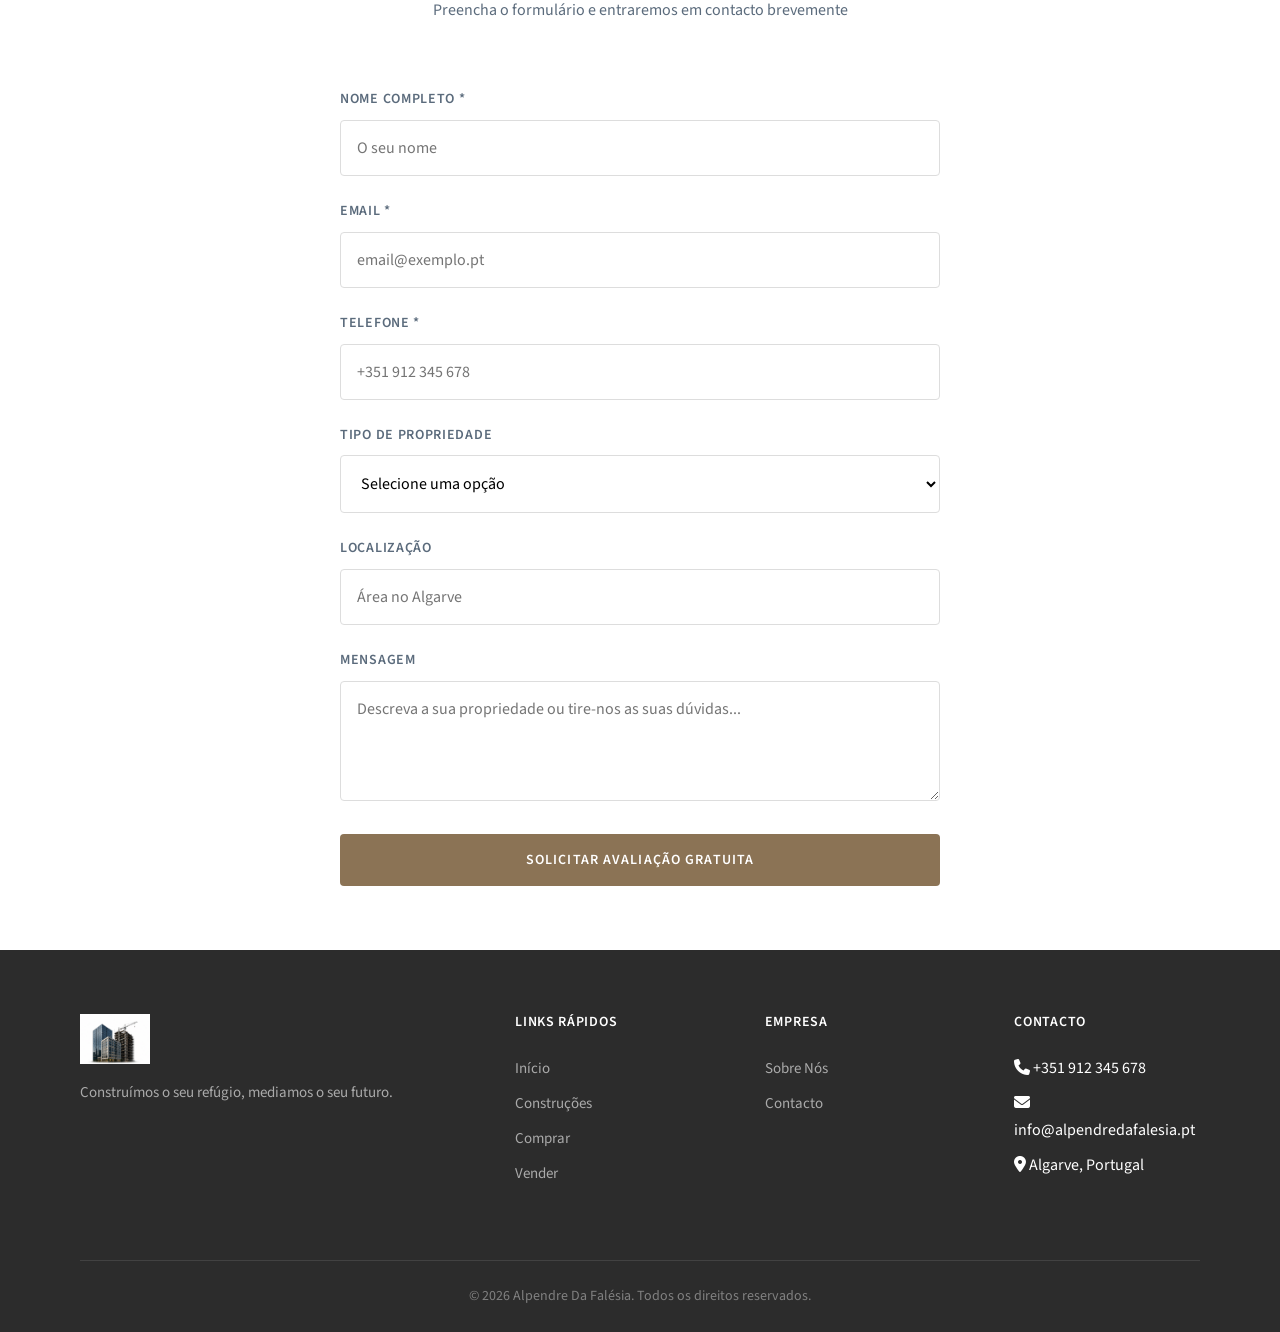
<file: sell.html>
<!DOCTYPE html>
<html lang="pt-PT">
<head>
    <meta charset="UTF-8">
    <meta name="viewport" content="width=device-width, initial-scale=1.0">
    <title>Vender Imóvel | Alpendre Da Falésia</title>
    <meta name="description" content="Venda a sua propriedade com a Alpendre Da Falésia. Valorização profissional e máxima visibilidade para o seu imóvel.">
    <link rel="preconnect" href="https://fonts.googleapis.com">
    <link rel="preconnect" href="https://fonts.gstatic.com" crossorigin>
    <link href="https://fonts.googleapis.com/css2?family=Cormorant+Garamond:wght@500;600&family=Source+Sans+3:wght@400;600&display=swap" rel="stylesheet">
    <link rel="stylesheet" href="https://cdnjs.cloudflare.com/ajax/libs/font-awesome/6.4.0/css/all.min.css">
    <link rel="stylesheet" href="assets/css/style.css">
</head>
<body>
    <header id="header" class="header">
        <div class="nav-container">
            <a href="index.html" class="logo">
                <img src="assets/images/logo.png" alt="Alpendre Da Falésia">
            </a>
            <nav class="nav-links">
                <a href="index.html">Início</a>
                <a href="constructions.html">Construções</a>
                <a href="buy.html">Comprar</a>
                <a href="sell.html" class="active">Vender</a>
                <a href="about.html">Sobre</a>
                <a href="contact.html">Contacto</a>
            </nav>
            <div class="menu-toggle">
                <span></span>
                <span></span>
                <span></span>
            </div>
        </div>
    </header>

    <nav class="mobile-nav">
        <span class="mobile-close">&times;</span>
        <a href="index.html">Início</a>
        <a href="constructions.html">Construções</a>
        <a href="buy.html">Comprar</a>
        <a href="sell.html">Vender</a>
        <a href="about.html">Sobre</a>
        <a href="contact.html">Contacto</a>
    </nav>

    <section class="page-header">
        <div class="container">
            <h1>Vender Imóvel</h1>
            <p>Valorização profissional e máxima visibilidade para a sua propriedade no mercado algarvio.</p>
        </div>
    </section>

    <section class="section section-white">
        <div class="container">
            <div class="section-header reveal">
                <h2>Porque vender connosco</h2>
                <p>Uma equipa dedicada a maximizar o valor da sua propriedade</p>
            </div>
            <div class="value-grid reveal">
                <div class="value-item">
                    <div class="icon"><i class="fas fa-camera"></i></div>
                    <div>
                        <h4>Fotografia Profissional</h4>
                        <p>Imagens de alta qualidade que destacam o melhor da sua propriedade.</p>
                    </div>
                </div>
                <div class="value-item">
                    <div class="icon"><i class="fas fa-chart-line"></i></div>
                    <div>
                        <h4>Análise de Mercado</h4>
                        <p>Valorização precisa baseada em dados actuais do mercado algarvio.</p>
                    </div>
                </div>
                <div class="value-item">
                    <div class="icon"><i class="fas fa-bullhorn"></i></div>
                    <div>
                        <h4>Máxima Visibilidade</h4>
                        <p>Presença em múltiplas plataformas e redes para atrair compradores qualificados.</p>
                    </div>
                </div>
                <div class="value-item">
                    <div class="icon"><i class="fas fa-users"></i></div>
                    <div>
                        <h4>Rede de Contactos</h4>
                        <p>Compradores nacionais e internacionais interessados em propriedades premium.</p>
                    </div>
                </div>
                <div class="value-item">
                    <div class="icon"><i class="fas fa-handshake"></i></div>
                    <div>
                        <h4>Negociação Experiente</h4>
                        <p>Equipa experiente a gerir negociações para obter o melhor preço.</p>
                    </div>
                </div>
                <div class="value-item">
                    <div class="icon"><i class="fas fa-file-contract"></i></div>
                    <div>
                        <h4>Apoio Jurídico</h4>
                        <p>Parcerias com advogados para garantir uma transacção segura.</p>
                    </div>
                </div>
            </div>
        </div>
    </section>

    <section class="section section-sand">
        <div class="container">
            <div class="section-header reveal">
                <h2>Como funciona</h2>
                <p>Um processo transparente e eficiente</p>
            </div>
            <div class="pillars-grid reveal">
                <div class="pillar-card">
                    <div class="icon"><i class="fas fa-phone-alt"></i></div>
                    <h4>1. Contacto Inicial</h4>
                    <p>Partilhe os detalhes da sua propriedade e agenda uma avaliação.</p>
                </div>
                <div class="pillar-card">
                    <div class="icon"><i class="fas fa-calculator"></i></div>
                    <h4>2. Avaliação</h4>
                    <p> Análisis detalhado e proposta de valor de mercado competitiva.</p>
                </div>
                <div class="pillar-card">
                    <div class="icon"><i class="fas fa-sign"></i></div>
                    <h4>3. Acordo</h4>
                    <p>Definição de estratégia de comercialização e início da promoção.</p>
                </div>
            </div>
        </div>
    </section>

    <section class="section section-white">
        <div class="container">
            <div class="section-header reveal">
                <h2>Solicitar Avaliação</h2>
                <p>Preencha o formulário e entraremos em contacto brevemente</p>
            </div>
            <div style="max-width: 600px; margin: 0 auto;">
                <form class="reveal" action="#" method="POST">
                    <div class="form-group">
                        <label for="name">Nome Completo *</label>
                        <input type="text" id="name" name="name" required placeholder="O seu nome">
                    </div>
                    <div class="form-group">
                        <label for="email">Email *</label>
                        <input type="email" id="email" name="email" required placeholder="email@exemplo.pt">
                    </div>
                    <div class="form-group">
                        <label for="phone">Telefone *</label>
                        <input type="tel" id="phone" name="phone" required placeholder="+351 912 345 678">
                    </div>
                    <div class="form-group">
                        <label for="property">Tipo de Propriedade</label>
                        <select id="property" name="property">
                            <option value="">Selecione uma opção</option>
                            <option value="apartment">Apartamento</option>
                            <option value="villa">Moradia</option>
                            <option value="land">Terreno</option>
                            <option value="commercial">Comercial</option>
                            <option value="other">Outro</option>
                        </select>
                    </div>
                    <div class="form-group">
                        <label for="location">Localização</label>
                        <input type="text" id="location" name="location" placeholder="Área no Algarve">
                    </div>
                    <div class="form-group">
                        <label for="message">Mensagem</label>
                        <textarea id="message" name="message" placeholder="Descreva a sua propriedade ou tire-nos as suas dúvidas..."></textarea>
                    </div>
                    <button type="submit" class="btn btn-primary" style="width: 100%;">Solicitar Avaliação Gratuita</button>
                </form>
            </div>
        </div>
    </section>

    <footer class="footer">
        <div class="container">
            <div class="footer-grid">
                <div class="footer-brand">
                    <img src="assets/images/logo.png" alt="Alpendre Da Falésia" style="height: 50px; margin-bottom: 16px;">
                    <p>Construímos o seu refúgio, mediamos o seu futuro.</p>
                </div>
                <div class="footer-col">
                    <h5>Links Rápidos</h5>
                    <ul>
                        <li><a href="index.html">Início</a></li>
                        <li><a href="constructions.html">Construções</a></li>
                        <li><a href="buy.html">Comprar</a></li>
                        <li><a href="sell.html">Vender</a></li>
                    </ul>
                </div>
                <div class="footer-col">
                    <h5>Empresa</h5>
                    <ul>
                        <li><a href="about.html">Sobre Nós</a></li>
                        <li><a href="contact.html">Contacto</a></li>
                    </ul>
                </div>
                <div class="footer-col">
                    <h5>Contacto</h5>
                    <ul>
                        <li><i class="fas fa-phone"></i> +351 912 345 678</li>
                        <li><i class="fas fa-envelope"></i> info@alpendredafalesia.pt</li>
                        <li><i class="fas fa-map-marker-alt"></i> Algarve, Portugal</li>
                    </ul>
                </div>
            </div>
            <div class="footer-bottom">
                <p>&copy; <span id="currentYear">2024</span> Alpendre Da Falésia. Todos os direitos reservados.</p>
            </div>
        </div>
    </footer>

    <script src="assets/js/main.js"></script>
</body>
</html>
</file>
<file: assets/css/style.css>
/* ========================================
   ALPENDRE DA FALÉSIA - Main Stylesheet
   ======================================== */

/* CSS Variables */
:root {
  --color-charcoal: #2C2C2C;
  --color-stone: #8B7355;
  --color-sand: #E8E0D5;
  --color-white: #FFFFFF;
  --color-sea-mist: #A8B5A0;
  --color-terracotta: #C67B5D;
  --color-slate: #5B6B7C;
  --color-ivory: #FAF8F5;

  --space-xs: 8px;
  --space-sm: 16px;
  --space-md: 24px;
  --space-lg: 40px;
  --space-xl: 64px;
  --space-2xl: 96px;
  --space-3xl: 128px;

  --font-heading: 'Cormorant Garamond', Georgia, serif;
  --font-body: 'Source Sans 3', 'Helvetica Neue', sans-serif;

  --shadow-card: 0 4px 24px rgba(0,0,0,0.06);
  --shadow-hover: 0 8px 32px rgba(0,0,0,0.12);
  --radius-sm: 4px;
  --radius-md: 8px;
  --radius-lg: 12px;
}

/* Reset & Base */
*, *::before, *::after {
  box-sizing: border-box;
  margin: 0;
  padding: 0;
}

html {
  scroll-behavior: smooth;
}

body {
  font-family: var(--font-body);
  font-size: 16px;
  line-height: 1.7;
  color: var(--color-charcoal);
  background: var(--color-ivory);
  -webkit-font-smoothing: antialiased;
}

img {
  max-width: 100%;
  height: auto;
  display: block;
}

a {
  text-decoration: none;
  color: inherit;
}

ul, ol {
  list-style: none;
}

/* Typography */
h1, h2, h3, h4, h5, h6 {
  font-family: var(--font-heading);
  font-weight: 600;
  line-height: 1.2;
  color: var(--color-charcoal);
}

h1 { font-size: 3.5rem; letter-spacing: -0.02em; }
h2 { font-size: 2.5rem; letter-spacing: -0.01em; }
h3 { font-size: 1.75rem; }
h4 { font-size: 1.25rem; font-family: var(--font-body); font-weight: 600; }

.container {
  max-width: 1280px;
  margin: 0 auto;
  padding: 0 80px;
}

@media (max-width: 1199px) {
  .container { padding: 0 48px; }
}

@media (max-width: 767px) {
  .container { padding: 0 24px; }
  h1 { font-size: 2.25rem; }
  h2 { font-size: 1.75rem; }
  h3 { font-size: 1.25rem; }
}

/* ========================================
   HEADER & NAVIGATION
   ======================================== */
.header {
  position: fixed;
  top: 0;
  left: 0;
  right: 0;
  z-index: 1000;
  background: var(--color-white);
  transition: box-shadow 0.3s ease;
}

.header.scrolled {
  box-shadow: 0 2px 20px rgba(0,0,0,0.08);
}

.nav-container {
  display: flex;
  align-items: center;
  justify-content: space-between;
  padding: var(--space-sm) 80px;
}

.logo img {
  height: 60px;
  width: auto;
}

.nav-links {
  display: flex;
  gap: var(--space-lg);
}

.nav-links a {
  font-size: 0.875rem;
  font-weight: 600;
  text-transform: uppercase;
  letter-spacing: 0.05em;
  color: var(--color-charcoal);
  position: relative;
  padding: 4px 0;
  transition: color 0.2s;
}

.nav-links a::after {
  content: '';
  position: absolute;
  bottom: 0;
  left: 0;
  width: 0;
  height: 2px;
  background: var(--color-stone);
  transition: width 0.3s ease;
}

.nav-links a:hover,
.nav-links a.active {
  color: var(--color-stone);
}

.nav-links a:hover::after,
.nav-links a.active::after {
  width: 100%;
}

/* Mobile Menu */
.menu-toggle {
  display: none;
  flex-direction: column;
  gap: 5px;
  cursor: pointer;
  padding: 8px;
}

.menu-toggle span {
  display: block;
  width: 24px;
  height: 2px;
  background: var(--color-charcoal);
  transition: all 0.3s;
}

.mobile-nav {
  display: none;
  position: fixed;
  top: 0;
  left: 0;
  right: 0;
  bottom: 0;
  background: var(--color-white);
  flex-direction: column;
  align-items: center;
  justify-content: center;
  gap: var(--space-lg);
  z-index: 999;
}

.mobile-nav.active {
  display: flex;
}

.mobile-nav a {
  font-size: 1.5rem;
  font-family: var(--font-heading);
  font-weight: 600;
  text-transform: uppercase;
  letter-spacing: 0.05em;
}

.mobile-close {
  position: absolute;
  top: 24px;
  right: 24px;
  font-size: 2rem;
  cursor: pointer;
  color: var(--color-charcoal);
}

@media (max-width: 900px) {
  .nav-links { display: none; }
  .menu-toggle { display: flex; }
}

/* ========================================
   BUTTONS
   ======================================== */
.btn {
  display: inline-block;
  padding: 16px 32px;
  font-family: var(--font-body);
  font-size: 0.875rem;
  font-weight: 600;
  text-transform: uppercase;
  letter-spacing: 0.08em;
  border-radius: var(--radius-sm);
  cursor: pointer;
  transition: all 0.2s ease;
  border: none;
  text-align: center;
}

.btn-primary {
  background: var(--color-stone);
  color: var(--color-white);
}

.btn-primary:hover {
  background: #7a6548;
  box-shadow: 0 4px 16px rgba(139,115,85,0.3);
}

.btn-secondary {
  background: transparent;
  color: var(--color-stone);
  border: 2px solid var(--color-stone);
}

.btn-secondary:hover {
  background: var(--color-stone);
  color: var(--color-white);
}

.btn-group {
  display: flex;
  gap: var(--space-sm);
  flex-wrap: wrap;
}

/* ========================================
   HERO SECTION
   ======================================== */
.hero {
  min-height: 100vh;
  display: flex;
  align-items: center;
  padding-top: 80px;
  background: linear-gradient(135deg, var(--color-ivory) 0%, var(--color-sand) 100%);
  position: relative;
  overflow: hidden;
}

.hero::before {
  content: '';
  position: absolute;
  top: -50%;
  right: -20%;
  width: 70%;
  height: 200%;
  background: radial-gradient(ellipse, rgba(168,181,160,0.15) 0%, transparent 70%);
  pointer-events: none;
}

.hero-content {
  width: 100%;
  max-width: 100%;
  margin: 0 auto;
  padding: var(--space-2xl) 40px;
  display: grid;
  grid-template-columns: 1fr 1fr;
  gap: var(--space-xl);
  align-items: center;
}

.hero-image {
  display: flex;
  justify-content: center;
  align-items: center;
  opacity: 0;
  transform: translateX(30px);
  animation: fadeRight 0.8s ease 0.3s forwards;
  background: var(--color-ivory);
}

.hero-image img {
  max-width: 100%;
  width: 100%;
  border-radius: 0;
  box-shadow: none;
}

.hero-text h1 {
  margin-bottom: var(--space-md);
  opacity: 0;
  transform: translateY(30px);
  animation: fadeUp 0.8s ease forwards;
}

.hero-text .tagline {
  font-size: 1.25rem;
  color: var(--color-slate);
  margin-bottom: var(--space-lg);
  opacity: 0;
  transform: translateY(30px);
  animation: fadeUp 0.8s ease 0.1s forwards;
}

.hero-text .btn-group {
  opacity: 0;
  transform: translateY(30px);
  animation: fadeUp 0.8s ease 0.2s forwards;
}

.hero-image {
  display: flex;
  justify-content: center;
  align-items: center;
  opacity: 0;
  transform: translateX(30px);
  animation: fadeRight 0.8s ease 0.3s forwards;
}

.hero-image img {
  max-width: 100%;
  border-radius: 0;
  box-shadow: none;
}

@keyframes fadeUp {
  to {
    opacity: 1;
    transform: translateY(0);
  }
}

@keyframes fadeRight {
  to {
    opacity: 1;
    transform: translateX(0);
  }
}

@media (max-width: 900px) {
  .hero-content {
    grid-template-columns: 1fr;
    padding: var(--space-xl) 24px;
    text-align: center;
  }

  .hero-image {
    order: -1;
  }

  .hero-image img {
    max-width: 80%;
  }

  .btn-group {
    justify-content: center;
  }
}

/* ========================================
   SECTION STYLES
   ======================================== */
.section {
  padding: var(--space-xl) 0;
}

.section-white {
  background: var(--color-white);
}

.section-sand {
  background: var(--color-sand);
}

.section-header {
  text-align: center;
  margin-bottom: var(--space-xl);
}

.section-header h2 {
  margin-bottom: var(--space-sm);
}

.section-header p {
  color: var(--color-slate);
  max-width: 600px;
  margin: 0 auto;
}

/* ========================================
   SERVICE PILLARS
   ======================================== */
.pillars-grid {
  display: grid;
  grid-template-columns: repeat(3, 1fr);
  gap: var(--space-lg);
}

.pillar-card {
  background: var(--color-white);
  border-radius: var(--radius-md);
  padding: var(--space-lg);
  text-align: center;
  box-shadow: var(--shadow-card);
  transition: all 0.3s ease;
}

.pillar-card:hover {
  transform: translateY(-4px);
  box-shadow: var(--shadow-hover);
}

.pillar-card .icon {
  width: 64px;
  height: 64px;
  background: var(--color-sand);
  border-radius: 50%;
  display: flex;
  align-items: center;
  justify-content: center;
  margin: 0 auto var(--space-md);
  color: var(--color-stone);
  font-size: 1.5rem;
}

.pillar-card h4 {
  margin-bottom: var(--space-sm);
}

.pillar-card p {
  color: var(--color-slate);
  font-size: 0.9375rem;
}

@media (max-width: 900px) {
  .pillars-grid {
    grid-template-columns: 1fr;
    gap: var(--space-md);
  }
}

/* ========================================
   PROJECT CARDS
   ======================================== */
.projects-grid {
  display: grid;
  grid-template-columns: repeat(3, 1fr);
  gap: var(--space-lg);
}

.project-card {
  background: var(--color-white);
  border-radius: var(--radius-lg);
  overflow: hidden;
  box-shadow: var(--shadow-card);
  transition: all 0.3s ease;
}

.project-card:hover {
  transform: translateY(-4px);
  box-shadow: var(--shadow-hover);
}

.project-card .image {
  aspect-ratio: 4/3;
  background: var(--color-sand);
  display: flex;
  align-items: center;
  justify-content: center;
  overflow: hidden;
}

.project-card .image img {
  width: 100%;
  height: 100%;
  object-fit: cover;
  transition: transform 0.3s ease;
}

.project-card:hover .image img {
  transform: scale(1.03);
}

.project-card .placeholder-img {
  display: flex;
  flex-direction: column;
  align-items: center;
  justify-content: center;
  color: var(--color-slate);
  padding: var(--space-md);
  text-align: center;
  background: var(--color-sand);
  width: 100%;
  height: 100%;
}

.project-card .placeholder-img i {
  font-size: 3rem;
  margin-bottom: var(--space-sm);
  color: var(--color-stone);
}

.project-card .content {
  padding: var(--space-md);
}

.project-card .badge {
  display: inline-block;
  padding: 4px 12px;
  border-radius: 20px;
  font-size: 0.75rem;
  font-weight: 600;
  text-transform: uppercase;
  letter-spacing: 0.05em;
  margin-bottom: var(--space-sm);
}

.badge-completed {
  background: var(--color-sea-mist);
  color: var(--color-white);
}

.badge-ongoing {
  background: var(--color-terracotta);
  color: var(--color-white);
}

.badge-planned {
  background: var(--color-slate);
  color: var(--color-white);
}

.project-card h4 {
  margin-bottom: 4px;
}

.project-card .location {
  color: var(--color-slate);
  font-size: 0.875rem;
  margin-bottom: var(--space-sm);
}

.project-card .description {
  color: var(--color-slate);
  font-size: 0.875rem;
  display: -webkit-box;
  -webkit-line-clamp: 2;
  -webkit-box-orient: vertical;
  overflow: hidden;
}

@media (max-width: 900px) {
  .projects-grid {
    grid-template-columns: 1fr;
  }
}

/* ========================================
   CONTACT INFO
   ======================================== */
.contact-info {
  display: grid;
  grid-template-columns: repeat(3, 1fr);
  gap: var(--space-lg);
  text-align: center;
}

.contact-item {
  padding: var(--space-md);
}

.contact-item .icon {
  width: 56px;
  height: 56px;
  background: var(--color-stone);
  color: var(--color-white);
  border-radius: 50%;
  display: flex;
  align-items: center;
  justify-content: center;
  margin: 0 auto var(--space-sm);
  font-size: 1.25rem;
}

.contact-item h4 {
  margin-bottom: var(--space-xs);
}

.contact-item p {
  color: var(--color-slate);
}

@media (max-width: 767px) {
  .contact-info {
    grid-template-columns: 1fr;
  }
}

/* ========================================
   FORMS
   ======================================== */
.form-group {
  margin-bottom: var(--space-md);
}

.form-group label {
  display: block;
  font-size: 0.875rem;
  font-weight: 600;
  text-transform: uppercase;
  letter-spacing: 0.05em;
  color: var(--color-slate);
  margin-bottom: var(--space-xs);
}

.form-group input,
.form-group textarea,
.form-group select {
  width: 100%;
  padding: 16px;
  font-family: var(--font-body);
  font-size: 1rem;
  border: 1px solid #DDD;
  border-radius: var(--radius-sm);
  background: var(--color-white);
  transition: border-color 0.2s;
}

.form-group input:focus,
.form-group textarea:focus,
.form-group select:focus {
  outline: none;
  border-color: var(--color-stone);
  box-shadow: 0 0 0 2px rgba(139,115,85,0.1);
}

.form-group textarea {
  min-height: 120px;
  resize: vertical;
}

/* ========================================
   PROPERTY CARDS
   ======================================== */
.properties-grid {
  display: grid;
  grid-template-columns: repeat(3, 1fr);
  gap: var(--space-lg);
}

.property-card {
  background: var(--color-white);
  border-radius: var(--radius-lg);
  overflow: hidden;
  box-shadow: var(--shadow-card);
  transition: all 0.3s ease;
}

.property-card:hover {
  transform: translateY(-4px);
  box-shadow: var(--shadow-hover);
}

.property-card .image {
  aspect-ratio: 4/3;
  background: var(--color-sand);
  position: relative;
  overflow: hidden;
}

.property-card .image img {
  width: 100%;
  height: 100%;
  object-fit: cover;
  transition: transform 0.3s ease;
}

.property-card:hover .image img {
  transform: scale(1.03);
}

.property-card .location-badge {
  position: absolute;
  top: var(--space-sm);
  left: var(--space-sm);
  background: var(--color-charcoal);
  color: var(--color-white);
  padding: 4px 12px;
  border-radius: 20px;
  font-size: 0.75rem;
  font-weight: 600;
}

.property-card .content {
  padding: var(--space-md);
}

.property-card .price {
  font-family: var(--font-heading);
  font-size: 1.5rem;
  font-weight: 600;
  color: var(--color-stone);
  margin-bottom: var(--space-xs);
}

.property-card h4 {
  margin-bottom: 4px;
}

.property-card .meta {
  color: var(--color-slate);
  font-size: 0.875rem;
  margin-bottom: var(--space-sm);
}

@media (max-width: 900px) {
  .properties-grid {
    grid-template-columns: 1fr;
  }
}

/* ========================================
   VALUE PROPS (Sell Page)
   ======================================== */
.value-grid {
  display: grid;
  grid-template-columns: repeat(2, 1fr);
  gap: var(--space-lg);
}

.value-item {
  display: flex;
  gap: var(--space-md);
  align-items: flex-start;
}

.value-item .icon {
  flex-shrink: 0;
  width: 48px;
  height: 48px;
  background: var(--color-sand);
  border-radius: 50%;
  display: flex;
  align-items: center;
  justify-content: center;
  color: var(--color-stone);
}

.value-item h4 {
  margin-bottom: 4px;
}

.value-item p {
  color: var(--color-slate);
  font-size: 0.9375rem;
}

@media (max-width: 767px) {
  .value-grid {
    grid-template-columns: 1fr;
  }
}

/* ========================================
   FOOTER
   ======================================== */
.footer {
  background: var(--color-charcoal);
  color: var(--color-white);
  padding: var(--space-xl) 0 var(--space-md);
}

.footer-grid {
  display: grid;
  grid-template-columns: 2fr 1fr 1fr 1fr;
  gap: var(--space-xl);
  margin-bottom: var(--space-xl);
}

.footer-brand p {
  color: rgba(255,255,255,0.6);
  margin-top: var(--space-sm);
  font-size: 0.9375rem;
}

.footer-col h5 {
  color: var(--color-white);
  font-family: var(--font-body);
  font-size: 0.875rem;
  font-weight: 600;
  text-transform: uppercase;
  letter-spacing: 0.05em;
  margin-bottom: var(--space-md);
}

.footer-col ul li {
  margin-bottom: var(--space-xs);
}

.footer-col a {
  color: rgba(255,255,255,0.6);
  font-size: 0.9375rem;
  transition: color 0.2s;
}

.footer-col a:hover {
  color: var(--color-white);
}

.footer-bottom {
  border-top: 1px solid rgba(255,255,255,0.1);
  padding-top: var(--space-md);
  text-align: center;
  color: rgba(255,255,255,0.4);
  font-size: 0.875rem;
}

@media (max-width: 900px) {
  .footer-grid {
    grid-template-columns: 1fr 1fr;
    gap: var(--space-lg);
  }
}

@media (max-width: 567px) {
  .footer-grid {
    grid-template-columns: 1fr;
  }
}

/* ========================================
   PAGE HEADER (Inner Pages)
   ======================================== */
.page-header {
  padding: 160px 0 80px;
  background: var(--color-sand);
  text-align: center;
}

.page-header h1 {
  margin-bottom: var(--space-sm);
}

.page-header p {
  color: var(--color-slate);
  max-width: 600px;
  margin: 0 auto;
}

/* ========================================
   CONTENT SECTION
   ======================================== */
.content-section {
  max-width: 800px;
  margin: 0 auto;
}

.content-section h3 {
  margin-top: var(--space-xl);
  margin-bottom: var(--space-sm);
}

.content-section h3:first-child {
  margin-top: 0;
}

.content-section p {
  margin-bottom: var(--space-md);
  color: var(--color-slate);
}

/* ========================================
   CTA SECTION
   ======================================== */
.cta-section {
  background: var(--color-stone);
  color: var(--color-white);
  text-align: center;
  padding: var(--space-xl) 0;
}

.cta-section h2 {
  color: var(--color-white);
  margin-bottom: var(--space-sm);
}

.cta-section p {
  color: rgba(255,255,255,0.8);
  margin-bottom: var(--space-lg);
  max-width: 600px;
  margin-left: auto;
  margin-right: auto;
}

/* ========================================
   SCROLL ANIMATIONS
   ======================================== */
.reveal {
  opacity: 0;
  transform: translateY(20px);
  transition: opacity 0.5s ease, transform 0.5s ease;
}

.reveal.visible {
  opacity: 1;
  transform: translateY(0);
}

/* ========================================
   UTILITIES
   ======================================== */
.text-center { text-align: center; }
.mb-0 { margin-bottom: 0; }
.mb-sm { margin-bottom: var(--space-sm); }
.mb-md { margin-bottom: var(--space-md); }
.mb-lg { margin-bottom: var(--space-lg); }
.mt-lg { margin-top: var(--space-lg); }
</file>
